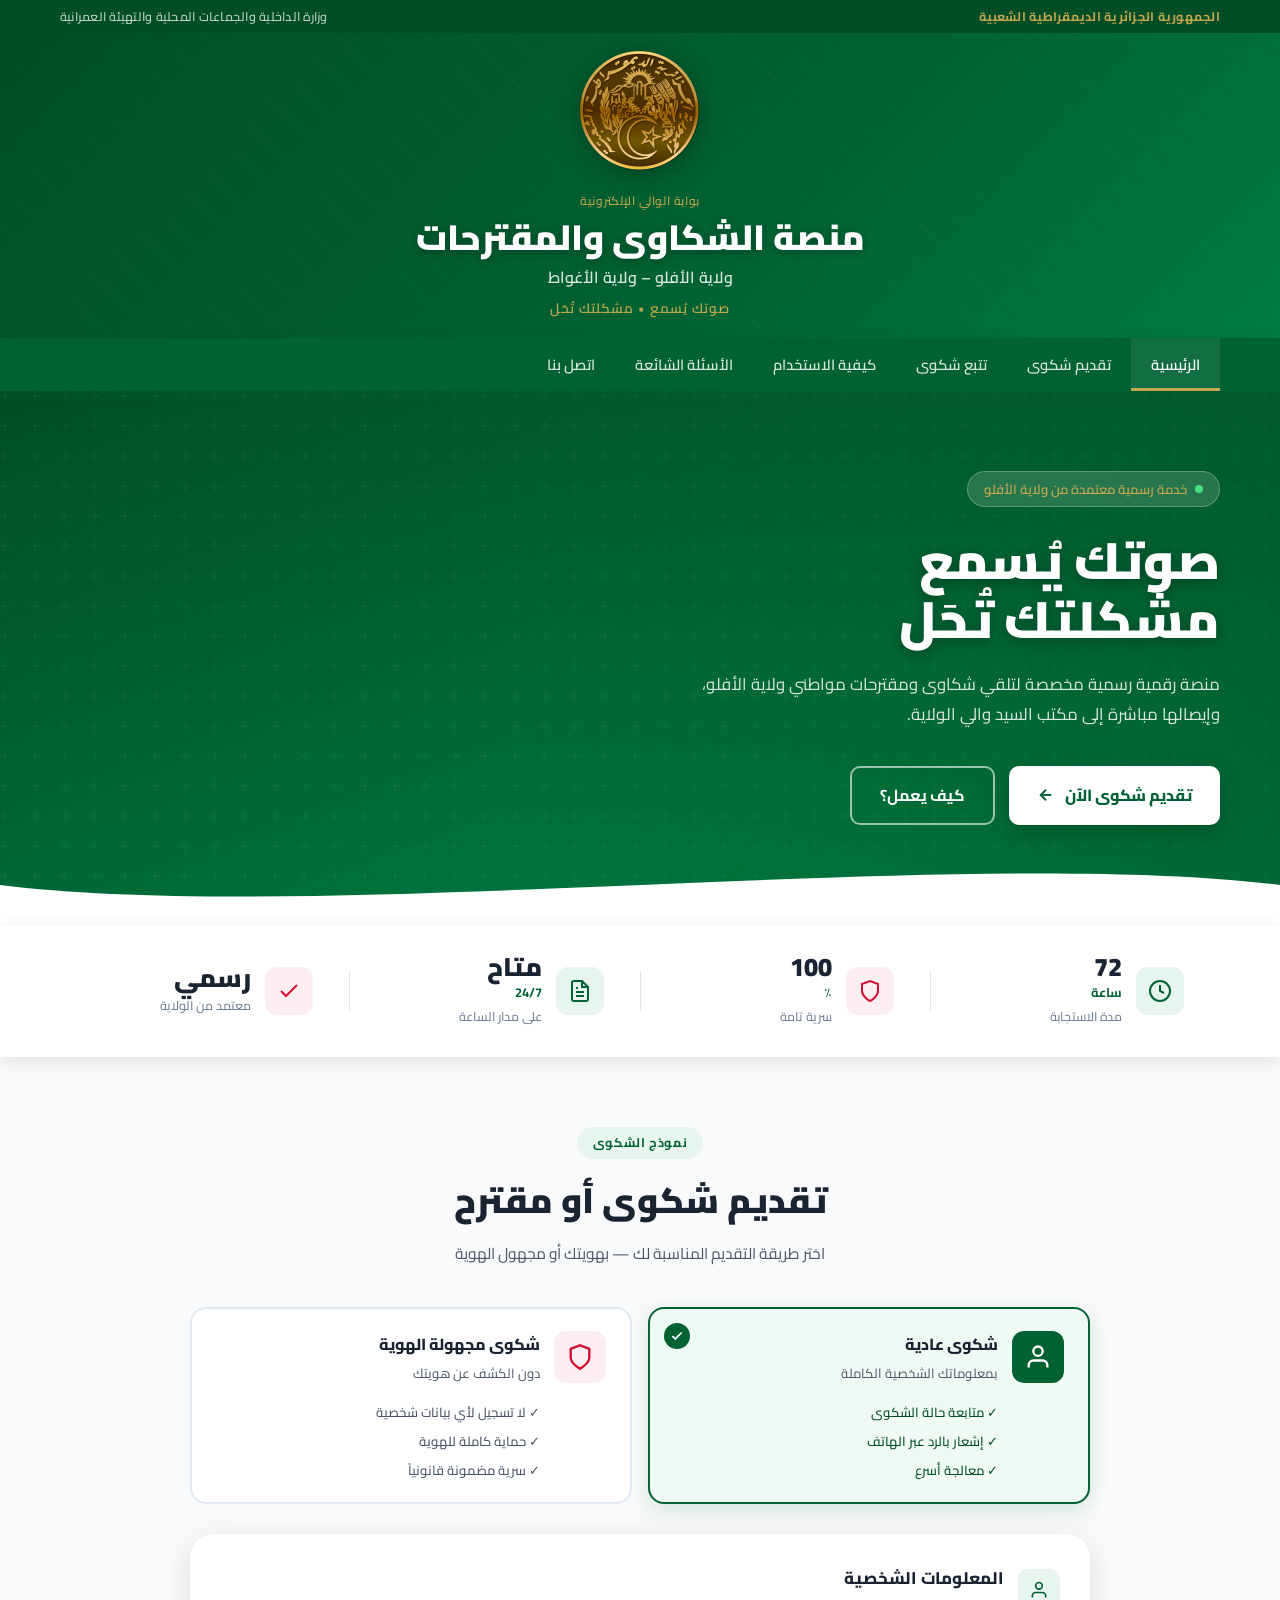
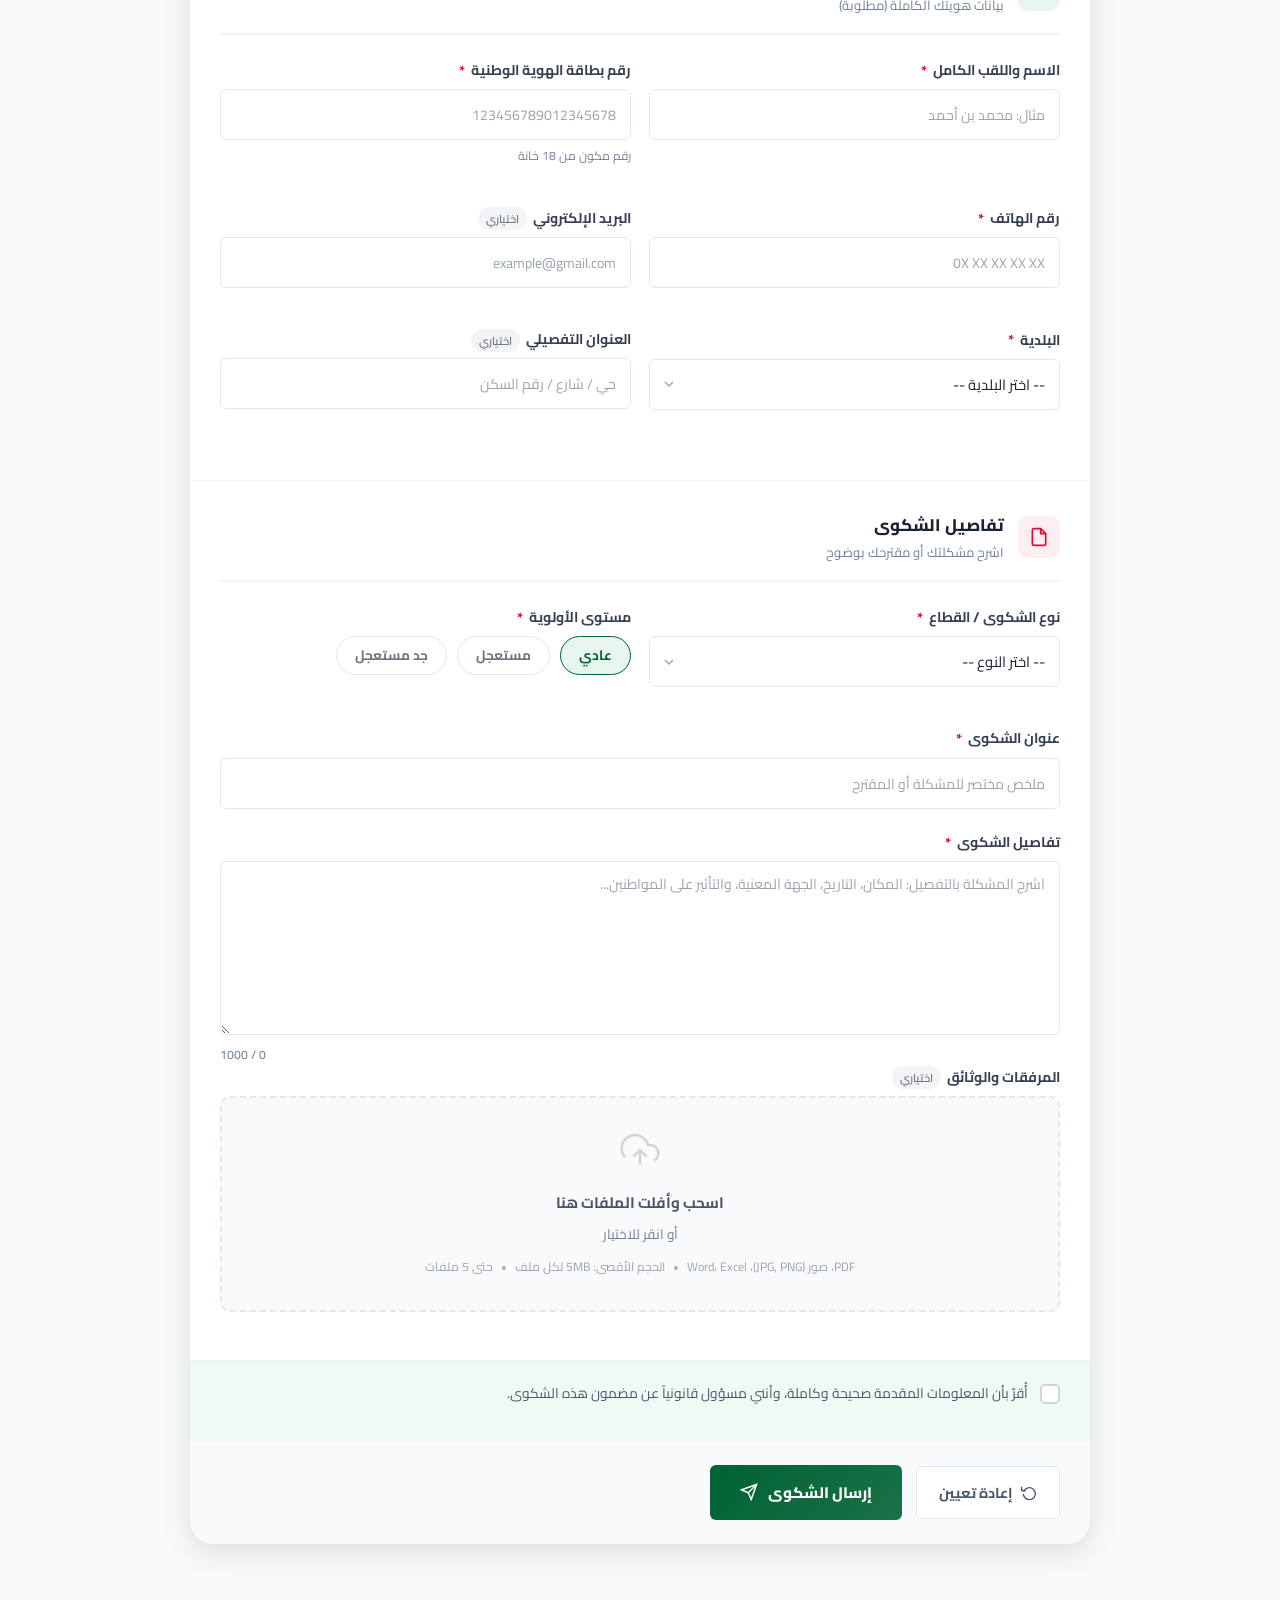
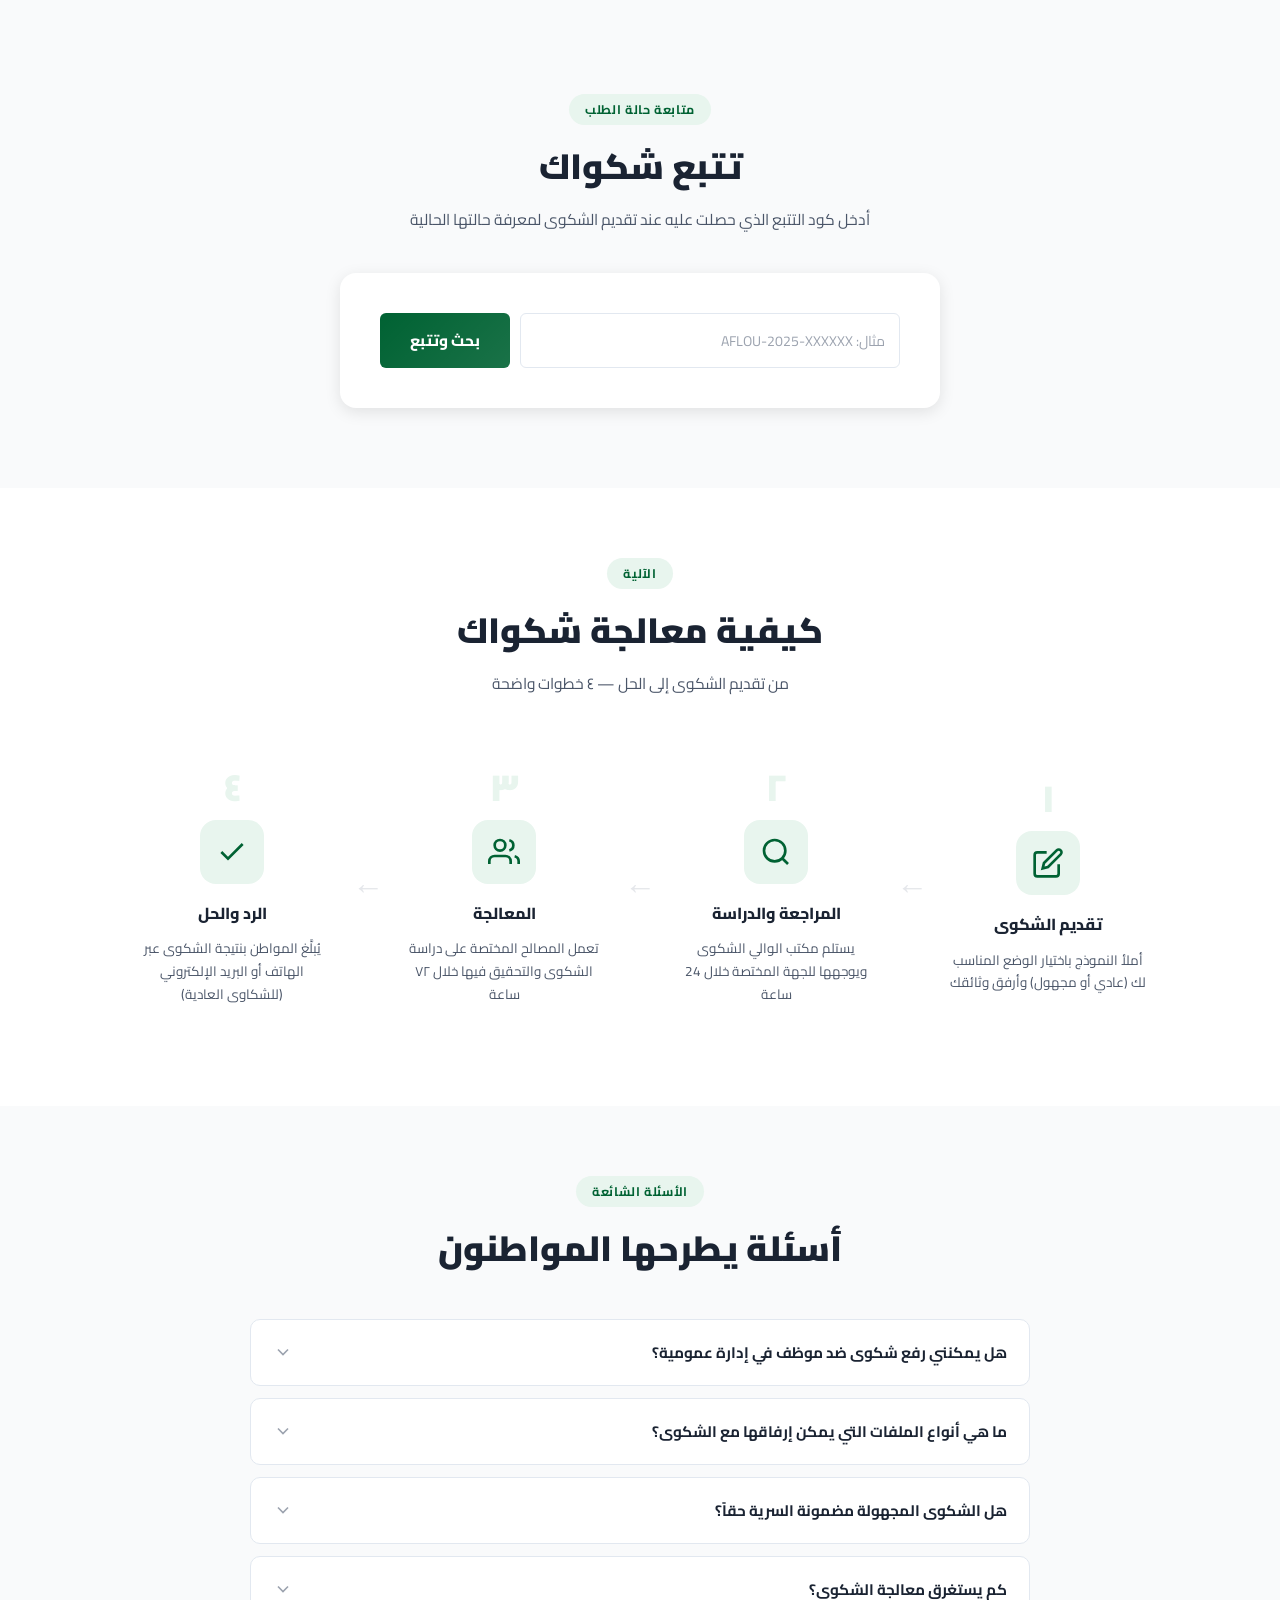
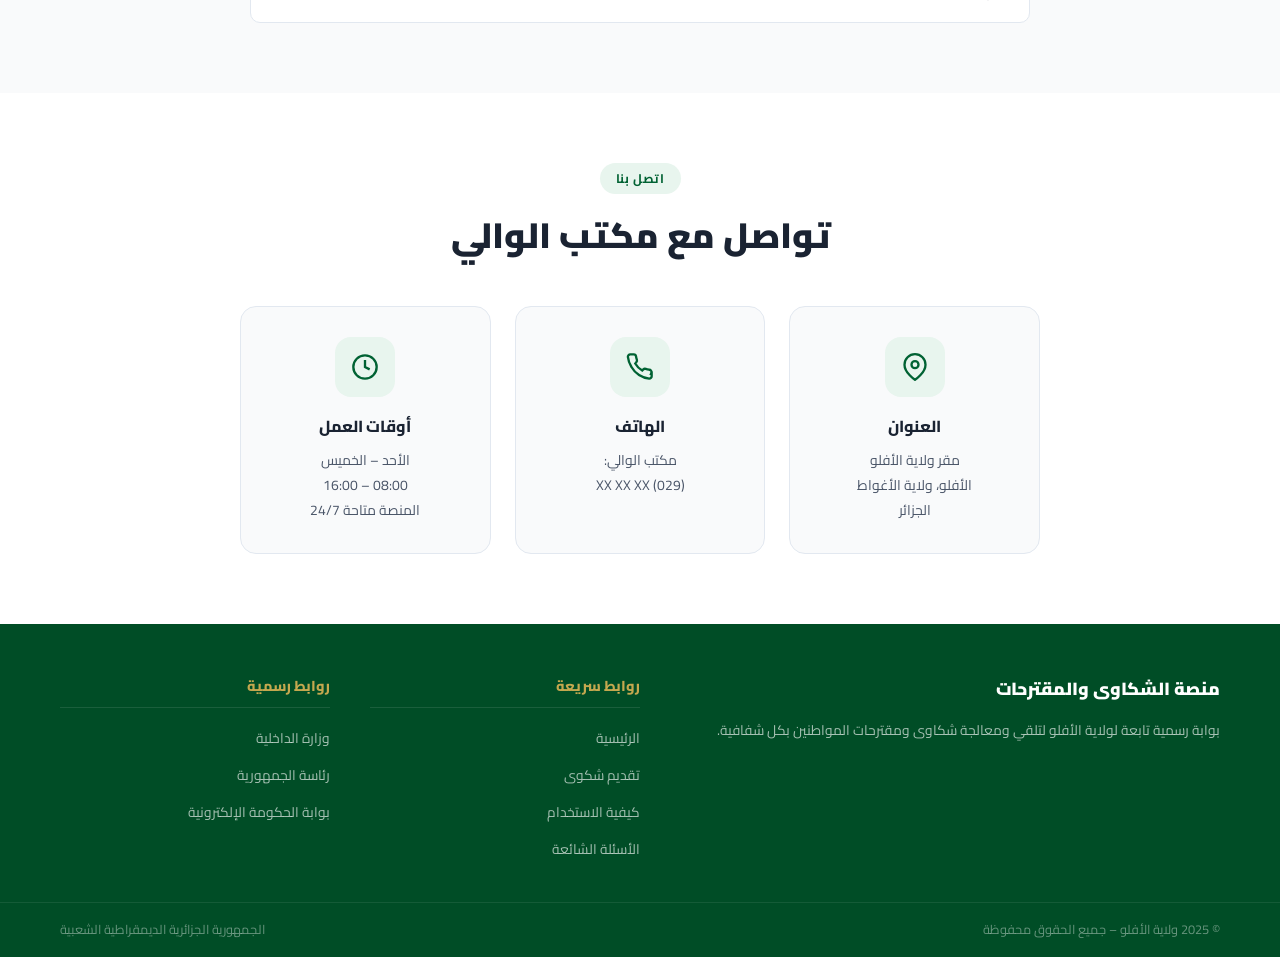
<file: index.html>
<!DOCTYPE html>
<html lang="ar" dir="rtl">
<head>
  <meta charset="UTF-8" />
  <meta name="viewport" content="width=device-width, initial-scale=1.0" />
  <title>منصة الشكاوى والمقترحات – ولاية الأفلو</title>
  <link rel="stylesheet" href="style.css" />
  <link
    href="https://fonts.googleapis.com/css2?family=Cairo:wght@300;400;500;600;700;800;900&display=swap"
    rel="stylesheet"
  />
</head>
<body>

  <!-- ══════════════════════════════════════════
       TOP OFFICIAL BAR
  ══════════════════════════════════════════ -->
  <div class="official-bar">
    <div class="container">
      <span class="republic-full-name">الجمهورية الجزائرية الديمقراطية الشعبية</span>
      <span class="ministry-name">وزارة الداخلية والجماعات المحلية والتهيئة العمرانية</span>
    </div>
  </div>

  <!-- ══════════════════════════════════════════
       MAIN HEADER
  ══════════════════════════════════════════ -->
  <header class="main-header">
    <div class="container">
      <div class="header-inner">

        <!-- Portal Title (center) -->
        <div class="header-title-block">
          <img src="logo.png" alt="الجمهورية الجزائرية" class="center-logo" style="width: 120px; height: auto; margin-bottom: 20px; filter: drop-shadow(0 4px 12px rgba(0,0,0,0.3));">
          <div class="header-top-text">بوابة الوالي الإلكترونية</div>
          <h1 class="portal-main-title">منصة الشكاوى والمقترحات</h1>
          <div class="portal-wilaya-name">ولاية الأفلو – ولاية الأغواط</div>
          <div class="portal-slogan">صوتك يُسمع • مشكلتك تُحَل</div>
        </div>

      </div>
    </div>
  </header>

  <!-- ══════════════════════════════════════════
       NAVIGATION BAR
  ══════════════════════════════════════════ -->
  <nav class="main-nav" id="main-nav">
    <div class="container">
      <ul class="nav-list" id="nav-list">
        <li><a href="#" class="nav-link active" data-section="home">الرئيسية</a></li>
        <li><a href="#complaint-section" class="nav-link" data-section="complaint">تقديم شكوى</a></li>
        <li><a href="#track-section" class="nav-link" data-section="track">تتبع شكوى</a></li>
        <li><a href="#how-it-works" class="nav-link" data-section="how">كيفية الاستخدام</a></li>
        <li><a href="#faq" class="nav-link" data-section="faq">الأسئلة الشائعة</a></li>
        <li><a href="#contact" class="nav-link" data-section="contact">اتصل بنا</a></li>
      </ul>
      <button class="nav-toggle" id="nav-toggle" aria-label="فتح القائمة">
        <span></span><span></span><span></span>
      </button>
    </div>
  </nav>

  <!-- ══════════════════════════════════════════
       HERO SECTION
  ══════════════════════════════════════════ -->
  <section class="hero-section">
    <div class="hero-overlay"></div>
    <div class="container">
      <div class="hero-content">
        <div class="hero-badge">
          <span class="badge-dot"></span>
          خدمة رسمية معتمدة من ولاية الأفلو
        </div>
        <h2 class="hero-title">
          صوتك يُسمع<br/>مشكلتك تُحَل
        </h2>
        <p class="hero-desc">
          منصة رقمية رسمية مخصصة لتلقي شكاوى ومقترحات مواطني ولاية الأفلو،
          وإيصالها مباشرة إلى مكتب السيد والي الولاية.
        </p>
        <div class="hero-actions">
          <a href="#complaint-section" class="btn-primary-hero">
            تقديم شكوى الآن
            <svg xmlns="http://www.w3.org/2000/svg" width="18" height="18" viewBox="0 0 24 24"
                 fill="none" stroke="currentColor" stroke-width="2.5">
              <line x1="19" y1="12" x2="5" y2="12"/><polyline points="12 19 5 12 12 5"/>
            </svg>
          </a>
          <a href="#how-it-works" class="btn-outline-hero">كيف يعمل؟</a>
        </div>
      </div>
    </div>
    <div class="hero-wave">
      <svg xmlns="http://www.w3.org/2000/svg" viewBox="0 0 1440 80" preserveAspectRatio="none">
        <path d="M0,40 C360,80 1080,0 1440,40 L1440,80 L0,80 Z" fill="white"/>
      </svg>
    </div>
  </section>

  <!-- ══════════════════════════════════════════
       STATS BAR
  ══════════════════════════════════════════ -->
  <section class="stats-bar">
    <div class="container">
      <div class="stats-grid">
        <div class="stat-card">
          <div class="stat-icon-wrap green">
            <svg xmlns="http://www.w3.org/2000/svg" width="24" height="24" viewBox="0 0 24 24"
                 fill="none" stroke="currentColor" stroke-width="2">
              <circle cx="12" cy="12" r="10"/><polyline points="12 6 12 12 16 14"/>
            </svg>
          </div>
          <div class="stat-info">
            <span class="stat-number">72</span>
            <span class="stat-unit">ساعة</span>
            <span class="stat-label">مدة الاستجابة</span>
          </div>
        </div>
        <div class="stat-divider"></div>
        <div class="stat-card">
          <div class="stat-icon-wrap red">
            <svg xmlns="http://www.w3.org/2000/svg" width="24" height="24" viewBox="0 0 24 24"
                 fill="none" stroke="currentColor" stroke-width="2">
              <path d="M12 22s8-4 8-10V5l-8-3-8 3v7c0 6 8 10 8 10z"/>
            </svg>
          </div>
          <div class="stat-info">
            <span class="stat-number">100</span>
            <span class="stat-unit">٪</span>
            <span class="stat-label">سرية تامة</span>
          </div>
        </div>
        <div class="stat-divider"></div>
        <div class="stat-card">
          <div class="stat-icon-wrap green">
            <svg xmlns="http://www.w3.org/2000/svg" width="24" height="24" viewBox="0 0 24 24"
                 fill="none" stroke="currentColor" stroke-width="2">
              <path d="M14 2H6a2 2 0 0 0-2 2v16a2 2 0 0 0 2 2h12a2 2 0 0 0 2-2V8z"/>
              <polyline points="14 2 14 8 20 8"/><line x1="16" y1="13" x2="8" y2="13"/>
              <line x1="16" y1="17" x2="8" y2="17"/><polyline points="10 9 9 9 8 9"/>
            </svg>
          </div>
          <div class="stat-info">
            <span class="stat-number">متاح</span>
            <span class="stat-unit">24/7</span>
            <span class="stat-label">على مدار الساعة</span>
          </div>
        </div>
        <div class="stat-divider"></div>
        <div class="stat-card">
          <div class="stat-icon-wrap red">
            <svg xmlns="http://www.w3.org/2000/svg" width="24" height="24" viewBox="0 0 24 24"
                 fill="none" stroke="currentColor" stroke-width="2">
              <polyline points="20 6 9 17 4 12"/>
            </svg>
          </div>
          <div class="stat-info">
            <span class="stat-number">رسمي</span>
            <span class="stat-unit"></span>
            <span class="stat-label">معتمد من الولاية</span>
          </div>
        </div>
      </div>
    </div>
  </section>

  <!-- ══════════════════════════════════════════
       COMPLAINT FORM SECTION
  ══════════════════════════════════════════ -->
  <section class="complaint-section" id="complaint-section">
    <div class="container">

      <div class="section-header">
        <div class="section-badge">نموذج الشكوى</div>
        <h2 class="section-title">تقديم شكوى أو مقترح</h2>
        <p class="section-desc">اختر طريقة التقديم المناسبة لك — بهويتك أو مجهول الهوية</p>
      </div>

      <!-- Mode Selector -->
      <div class="mode-selector">
        <button class="mode-btn active" id="btn-normal" data-mode="normal">
          <div class="mode-btn-top">
            <div class="mode-icon">
              <svg xmlns="http://www.w3.org/2000/svg" width="28" height="28" viewBox="0 0 24 24"
                   fill="none" stroke="currentColor" stroke-width="2">
                <path d="M20 21v-2a4 4 0 0 0-4-4H8a4 4 0 0 0-4 4v2"/>
                <circle cx="12" cy="7" r="4"/>
              </svg>
            </div>
            <div class="mode-text">
              <strong>شكوى عادية</strong>
              <span>بمعلوماتك الشخصية الكاملة</span>
            </div>
          </div>
          <ul class="mode-features">
            <li>✓ متابعة حالة الشكوى</li>
            <li>✓ إشعار بالرد عبر الهاتف</li>
            <li>✓ معالجة أسرع</li>
          </ul>
          <div class="mode-check-badge">
            <svg xmlns="http://www.w3.org/2000/svg" width="14" height="14" viewBox="0 0 24 24"
                 fill="none" stroke="currentColor" stroke-width="3">
              <polyline points="20 6 9 17 4 12"/>
            </svg>
          </div>
        </button>

        <button class="mode-btn" id="btn-anonymous" data-mode="anonymous">
          <div class="mode-btn-top">
            <div class="mode-icon anon-icon">
              <svg xmlns="http://www.w3.org/2000/svg" width="28" height="28" viewBox="0 0 24 24"
                   fill="none" stroke="currentColor" stroke-width="2">
                <path d="M12 22s8-4 8-10V5l-8-3-8 3v7c0 6 8 10 8 10z"/>
              </svg>
            </div>
            <div class="mode-text">
              <strong>شكوى مجهولة الهوية</strong>
              <span>دون الكشف عن هويتك</span>
            </div>
          </div>
          <ul class="mode-features">
            <li>✓ لا تسجيل لأي بيانات شخصية</li>
            <li>✓ حماية كاملة للهوية</li>
            <li>✓ سرية مضمونة قانونياً</li>
          </ul>
          <div class="mode-check-badge">
            <svg xmlns="http://www.w3.org/2000/svg" width="14" height="14" viewBox="0 0 24 24"
                 fill="none" stroke="currentColor" stroke-width="3">
              <polyline points="20 6 9 17 4 12"/>
            </svg>
          </div>
        </button>
      </div>

      <!-- Form Card -->
      <div class="form-card" id="form-card">

        <!-- ─── NORMAL FORM ─────────────────────── -->
        <form id="form-normal" class="complaint-form active" novalidate>

          <!-- Personal Info Block -->
          <div class="form-block">
            <div class="form-block-header">
              <div class="block-icon green-icon">
                <svg xmlns="http://www.w3.org/2000/svg" width="20" height="20" viewBox="0 0 24 24"
                     fill="none" stroke="currentColor" stroke-width="2">
                  <path d="M20 21v-2a4 4 0 0 0-4-4H8a4 4 0 0 0-4 4v2"/>
                  <circle cx="12" cy="7" r="4"/>
                </svg>
              </div>
              <div>
                <h3 class="block-title">المعلومات الشخصية</h3>
                <p class="block-desc">بيانات هويتك الكاملة (مطلوبة)</p>
              </div>
            </div>

            <div class="fields-grid">
              <div class="field-group">
                <label class="field-label" for="fn-fullname">
                  الاسم واللقب الكامل <span class="req-star">*</span>
                </label>
                <input class="field-input" type="text" id="fn-fullname" name="fullname"
                       placeholder="مثال: محمد بن أحمد" autocomplete="name" required />
                <span class="field-error" id="err-fullname"></span>
              </div>

              <div class="field-group">
                <label class="field-label" for="fn-nin">
                  رقم بطاقة الهوية الوطنية <span class="req-star">*</span>
                </label>
                <input class="field-input" type="text" id="fn-nin" name="nin"
                       placeholder="123456789012345678" maxlength="18" required />
                <span class="field-hint">رقم مكون من 18 خانة</span>
                <span class="field-error" id="err-nin"></span>
              </div>

              <div class="field-group">
                <label class="field-label" for="fn-phone">
                  رقم الهاتف <span class="req-star">*</span>
                </label>
                <input class="field-input" type="tel" id="fn-phone" name="phone"
                       placeholder="0X XX XX XX XX" maxlength="14" required />
                <span class="field-error" id="err-phone"></span>
              </div>

              <div class="field-group">
                <label class="field-label" for="fn-email">
                  البريد الإلكتروني
                  <span class="optional-tag">اختياري</span>
                </label>
                <input class="field-input" type="email" id="fn-email" name="email"
                       placeholder="example@gmail.com" autocomplete="email" />
              </div>

              <div class="field-group">
                <label class="field-label" for="fn-commune">
                  البلدية <span class="req-star">*</span>
                </label>
                <div class="select-wrap">
                  <select class="field-select" id="fn-commune" name="commune" required>
                    <option value="">-- اختر البلدية --</option>
                    <option value="aflou">أفلو</option>
                    <option value="sebgag">سبقاق</option>
                    <option value="sidi-bouzid"> سيدي بوزيد</option>
                    <option value="brida">بريدة </option>
                    <option value="gueltet">قلتة سيدي سعد</option>
                    <option value="taouiala"> تاويالة</option>
                    <option value="oued-morra">وادي مرة</option>
                    <option value="elhadj-elmechri">الحاج المشري</option>
                    <option value="el-ghaicha">الغيشة</option>
                    <option value="ain-sidi ali"> عين سيدي علي</option>
                    <option value="albaida"> البيضاء</option>
                    <option value="oued-mzi">وادي مزي</option>
                  </select>
                  <svg class="select-arrow" xmlns="http://www.w3.org/2000/svg" width="16" height="16"
                       viewBox="0 0 24 24" fill="none" stroke="currentColor" stroke-width="2">
                    <polyline points="6 9 12 15 18 9"/>
                  </svg>
                </div>
                <span class="field-error" id="err-commune"></span>
              </div>

              <div class="field-group">
                <label class="field-label" for="fn-address">
                  العنوان التفصيلي
                  <span class="optional-tag">اختياري</span>
                </label>
                <input class="field-input" type="text" id="fn-address" name="address"
                       placeholder="حي / شارع / رقم السكن" />
              </div>
            </div>
          </div>

          <!-- Complaint Details Block -->
          <div class="form-block">
            <div class="form-block-header">
              <div class="block-icon red-icon">
                <svg xmlns="http://www.w3.org/2000/svg" width="20" height="20" viewBox="0 0 24 24"
                     fill="none" stroke="currentColor" stroke-width="2">
                  <path d="M14 2H6a2 2 0 0 0-2 2v16a2 2 0 0 0 2 2h12a2 2 0 0 0 2-2V8z"/>
                  <polyline points="14 2 14 8 20 8"/>
                </svg>
              </div>
              <div>
                <h3 class="block-title">تفاصيل الشكوى</h3>
                <p class="block-desc">اشرح مشكلتك أو مقترحك بوضوح</p>
              </div>
            </div>

            <div class="fields-grid">
              <div class="field-group">
                <label class="field-label" for="fn-category">
                  نوع الشكوى / القطاع <span class="req-star">*</span>
                </label>
                <div class="select-wrap">
                  <select class="field-select" id="fn-category" name="category" required>
                    <option value="">-- اختر النوع --</option>
                    <optgroup label="قطاعات الخدمة">
                      <option value="infrastructure">البنية التحتية والطرق</option>
                      <option value="water">الماء والصرف الصحي</option>
                      <option value="electricity">الكهرباء والغاز</option>
                      <option value="education">التعليم والمدارس</option>
                      <option value="health">الصحة والمستشفيات</option>
                      <option value="housing">السكن والتعمير</option>
                      <option value="social">الشؤون الاجتماعية</option>
                      <option value="environment">البيئة والنظافة</option>
                      <option value="agriculture">الفلاحة والري</option>
                      <option value="security">الأمن والنظام العام</option>
                      <option value="admin">الخدمات الإدارية</option>
                      <option value="transport">النقل والمواصلات</option>
                    </optgroup>
                    <optgroup label="أخرى">
                      <option value="suggestion">مقترح وتحسين</option>
                      <option value="other">أخرى</option>
                    </optgroup>
                  </select>
                  <svg class="select-arrow" xmlns="http://www.w3.org/2000/svg" width="16" height="16"
                       viewBox="0 0 24 24" fill="none" stroke="currentColor" stroke-width="2">
                    <polyline points="6 9 12 15 18 9"/>
                  </svg>
                </div>
                <span class="field-error" id="err-fn-category"></span>
              </div>

              <div class="field-group">
                <label class="field-label" for="fn-priority">
                  مستوى الأولوية <span class="req-star">*</span>
                </label>
                <div class="priority-selector">
                  <label class="priority-opt normal-opt">
                    <input type="radio" name="fn_priority" value="normal" checked />
                    <span class="priority-pill">عادي</span>
                  </label>
                  <label class="priority-opt urgent-opt">
                    <input type="radio" name="fn_priority" value="urgent" />
                    <span class="priority-pill">مستعجل</span>
                  </label>
                  <label class="priority-opt very-urgent-opt">
                    <input type="radio" name="fn_priority" value="very_urgent" />
                    <span class="priority-pill">جد مستعجل</span>
                  </label>
                </div>
              </div>
            </div>

            <div class="field-group full-width">
              <label class="field-label" for="fn-subject">
                عنوان الشكوى <span class="req-star">*</span>
              </label>
              <input class="field-input" type="text" id="fn-subject" name="subject"
                     placeholder="ملخص مختصر للمشكلة أو المقترح" required />
              <span class="field-error" id="err-fn-subject"></span>
            </div>

            <div class="field-group full-width">
              <label class="field-label" for="fn-description">
                تفاصيل الشكوى <span class="req-star">*</span>
              </label>
              <textarea class="field-textarea" id="fn-description" name="description"
                        placeholder="اشرح المشكلة بالتفصيل: المكان، التاريخ، الجهة المعنية، والتأثير على المواطنين..."
                        rows="6" required></textarea>
              <div class="textarea-footer">
                <span class="field-error" id="err-fn-description"></span>
                <span class="char-counter" id="counter-fn-description">0 / 1000</span>
              </div>
            </div>

            <!-- File Upload -->
            <div class="field-group full-width">
              <label class="field-label">
                المرفقات والوثائق
                <span class="optional-tag">اختياري</span>
              </label>
              <div class="upload-zone" id="upload-zone-normal"
                   ondragover="handleDragOver(event)" ondrop="handleDrop(event,'normal')"
                   ondragleave="handleDragLeave(event)">
                <div class="upload-icon">
                  <svg xmlns="http://www.w3.org/2000/svg" width="40" height="40" viewBox="0 0 24 24"
                       fill="none" stroke="currentColor" stroke-width="1.5">
                    <polyline points="16 16 12 12 8 16"/>
                    <line x1="12" y1="12" x2="12" y2="21"/>
                    <path d="M20.39 18.39A5 5 0 0 0 18 9h-1.26A8 8 0 1 0 3 16.3"/>
                  </svg>
                </div>
                <div class="upload-text">
                  <strong>اسحب وأفلت الملفات هنا</strong>
                  <span>أو انقر للاختيار</span>
                </div>
                <div class="upload-hints">
                  <span>PDF، صور (JPG, PNG)، Word، Excel</span>
                  <span>•</span>
                  <span>الحجم الأقصى: 5MB لكل ملف</span>
                  <span>•</span>
                  <span>حتى 5 ملفات</span>
                </div>
              </div>
              <input type="file" id="fn-files" multiple accept=".pdf,.jpg,.jpeg,.png,.doc,.docx,.xls,.xlsx" class="hidden-input" onchange="handleFileSelect(event,'normal')" />
              <div class="file-list" id="file-list-normal"></div>
            </div>

          </div><!-- end complaint block -->

          <!-- Declaration -->
          <div class="declaration-block">
            <label class="checkbox-label">
              <input type="checkbox" id="fn-declare" name="declare" required />
              <span class="checkbox-custom"></span>
              <span class="checkbox-text">
                أُقرّ بأن المعلومات المقدمة صحيحة وكاملة، وأنني مسؤول قانونياً عن مضمون هذه الشكوى.
              </span>
            </label>
            <span class="field-error" id="err-fn-declare"></span>
          </div>

          <div class="form-actions">
            <button type="reset" class="btn-reset" onclick="resetForm('normal')">
              <svg xmlns="http://www.w3.org/2000/svg" width="16" height="16" viewBox="0 0 24 24"
                   fill="none" stroke="currentColor" stroke-width="2">
                <polyline points="1 4 1 10 7 10"/><path d="M3.51 15a9 9 0 1 0 .49-3.5"/>
              </svg>
              إعادة تعيين
            </button>
            <button type="submit" class="btn-submit" id="submit-normal">
              <span class="btn-label">إرسال الشكوى</span>
              <svg xmlns="http://www.w3.org/2000/svg" width="18" height="18" viewBox="0 0 24 24"
                   fill="none" stroke="currentColor" stroke-width="2">
                <line x1="22" y1="2" x2="11" y2="13"/>
                <polygon points="22 2 15 22 11 13 2 9 22 2"/>
              </svg>
              <span class="btn-loader" id="loader-normal"></span>
            </button>
          </div>
        </form>

        <!-- ─── ANONYMOUS FORM ──────────────────── -->
        <form id="form-anonymous" class="complaint-form" novalidate style="display:none">

          <!-- Anonymous notice -->
          <div class="anon-notice">
            <div class="anon-notice-icon">
              <svg xmlns="http://www.w3.org/2000/svg" width="32" height="32" viewBox="0 0 24 24"
                   fill="none" stroke="currentColor" stroke-width="2">
                <path d="M12 22s8-4 8-10V5l-8-3-8 3v7c0 6 8 10 8 10z"/>
              </svg>
            </div>
            <div class="anon-notice-body">
              <strong>وضع الحماية الكاملة للهوية</strong>
              <p>
                لن يتم تسجيل أي بيانات تعريفية. شكواك ستُعالج بسرية تامة ومضمونة وفق القانون الجزائري.
                لا يمكن تتبع هويتك أو التعرف عليك بأي وسيلة.
              </p>
            </div>
          </div>

          <div class="form-block">
            <div class="form-block-header">
              <div class="block-icon red-icon">
                <svg xmlns="http://www.w3.org/2000/svg" width="20" height="20" viewBox="0 0 24 24"
                     fill="none" stroke="currentColor" stroke-width="2">
                  <path d="M14 2H6a2 2 0 0 0-2 2v16a2 2 0 0 0 2 2h12a2 2 0 0 0 2-2V8z"/>
                  <polyline points="14 2 14 8 20 8"/>
                </svg>
              </div>
              <div>
                <h3 class="block-title">تفاصيل الشكوى</h3>
                <p class="block-desc">اشرح مشكلتك أو مقترحك بوضوح (دون أي بيانات شخصية)</p>
              </div>
            </div>

            <div class="fields-grid">
              <div class="field-group">
                <label class="field-label" for="an-category">
                  نوع الشكوى / القطاع <span class="req-star">*</span>
                </label>
                <div class="select-wrap">
                  <select class="field-select" id="an-category" name="category" required>
                    <option value="">-- اختر النوع --</option>
                    <optgroup label="قطاعات الخدمة">
                      <option value="infrastructure">البنية التحتية والطرق</option>
                      <option value="water">الماء والصرف الصحي</option>
                      <option value="electricity">الكهرباء والغاز</option>
                      <option value="education">التعليم والمدارس</option>
                      <option value="health">الصحة والمستشفيات</option>
                      <option value="housing">السكن والتعمير</option>
                      <option value="social">الشؤون الاجتماعية</option>
                      <option value="environment">البيئة والنظافة</option>
                      <option value="agriculture">الفلاحة والري</option>
                      <option value="security">الأمن والنظام العام</option>
                      <option value="admin">الخدمات الإدارية</option>
                      <option value="transport">النقل والمواصلات</option>
                    </optgroup>
                    <optgroup label="أخرى">
                      <option value="suggestion">مقترح وتحسين</option>
                      <option value="other">أخرى</option>
                    </optgroup>
                  </select>
                  <svg class="select-arrow" xmlns="http://www.w3.org/2000/svg" width="16" height="16"
                       viewBox="0 0 24 24" fill="none" stroke="currentColor" stroke-width="2">
                    <polyline points="6 9 12 15 18 9"/>
                  </svg>
                </div>
                <span class="field-error" id="err-an-category"></span>
              </div>

              <div class="field-group">
                <label class="field-label">
                  مستوى الأولوية <span class="req-star">*</span>
                </label>
                <div class="priority-selector">
                  <label class="priority-opt normal-opt">
                    <input type="radio" name="an_priority" value="normal" checked />
                    <span class="priority-pill">عادي</span>
                  </label>
                  <label class="priority-opt urgent-opt">
                    <input type="radio" name="an_priority" value="urgent" />
                    <span class="priority-pill">مستعجل</span>
                  </label>
                  <label class="priority-opt very-urgent-opt">
                    <input type="radio" name="an_priority" value="very_urgent" />
                    <span class="priority-pill">جد مستعجل</span>
                  </label>
                </div>
              </div>
            </div>

            <div class="field-group full-width">
              <label class="field-label" for="an-subject">
                عنوان الشكوى <span class="req-star">*</span>
              </label>
              <input class="field-input" type="text" id="an-subject" name="subject"
                     placeholder="ملخص مختصر للمشكلة أو المقترح" required />
              <span class="field-error" id="err-an-subject"></span>
            </div>

            <div class="field-group full-width">
              <label class="field-label" for="an-description">
                تفاصيل الشكوى <span class="req-star">*</span>
              </label>
              <textarea class="field-textarea" id="an-description" name="description"
                        placeholder="اشرح المشكلة بالتفصيل: المكان، التاريخ، الجهة المعنية، والتأثير على المواطنين..."
                        rows="6" required></textarea>
              <div class="textarea-footer">
                <span class="field-error" id="err-an-description"></span>
                <span class="char-counter" id="counter-an-description">0 / 1000</span>
              </div>
            </div>

            <div class="field-group full-width">
              <label class="field-label">
                المرفقات والوثائق
                <span class="optional-tag">اختياري</span>
              </label>
              <div class="upload-zone" id="upload-zone-anonymous"
                   ondragover="handleDragOver(event)" ondrop="handleDrop(event,'anonymous')"
                   ondragleave="handleDragLeave(event)">
                <div class="upload-icon">
                  <svg xmlns="http://www.w3.org/2000/svg" width="40" height="40" viewBox="0 0 24 24"
                       fill="none" stroke="currentColor" stroke-width="1.5">
                    <polyline points="16 16 12 12 8 16"/>
                    <line x1="12" y1="12" x2="12" y2="21"/>
                    <path d="M20.39 18.39A5 5 0 0 0 18 9h-1.26A8 8 0 1 0 3 16.3"/>
                  </svg>
                </div>
                <div class="upload-text">
                  <strong>اسحب وأفلت الملفات هنا</strong>
                  <span>أو انقر للاختيار</span>
                </div>
                <div class="upload-hints">
                  <span>PDF، صور (JPG, PNG)، Word، Excel</span>
                  <span>•</span>
                  <span>الحجم الأقصى: 5MB لكل ملف</span>
                  <span>•</span>
                  <span>حتى 5 ملفات</span>
                </div>
              </div>
              <input type="file" id="an-files" multiple accept=".pdf,.jpg,.jpeg,.png,.doc,.docx,.xls,.xlsx" class="hidden-input" onchange="handleFileSelect(event,'anonymous')" />
              <div class="file-list" id="file-list-anonymous"></div>
            </div>
          </div>

          <div class="form-actions">
            <button type="reset" class="btn-reset" onclick="resetForm('anonymous')">
              <svg xmlns="http://www.w3.org/2000/svg" width="16" height="16" viewBox="0 0 24 24"
                   fill="none" stroke="currentColor" stroke-width="2">
                <polyline points="1 4 1 10 7 10"/><path d="M3.51 15a9 9 0 1 0 .49-3.5"/>
              </svg>
              إعادة تعيين
            </button>
            <button type="submit" class="btn-submit anon-submit" id="submit-anonymous">
              <span class="btn-label">إرسال شكوى مجهولة</span>
              <svg xmlns="http://www.w3.org/2000/svg" width="18" height="18" viewBox="0 0 24 24"
                   fill="none" stroke="currentColor" stroke-width="2">
                <path d="M12 22s8-4 8-10V5l-8-3-8 3v7c0 6 8 10 8 10z"/>
              </svg>
              <span class="btn-loader" id="loader-anonymous"></span>
            </button>
          </div>
        </form>

      </div><!-- end form-card -->
    </div>
  </section>

  <!-- ══════════════════════════════════════════
       TRACKING SECTION
  ══════════════════════════════════════════ -->
  <section class="track-section" id="track-section" style="padding: 80px 0; background: var(--gray-50);">
    <div class="container">
      <div class="section-header">
        <div class="section-badge">متابعة حالة الطلب</div>
        <h2 class="section-title">تتبع شكواك</h2>
        <p class="section-desc">أدخل كود التتبع الذي حصلت عليه عند تقديم الشكوى لمعرفة حالتها الحالية</p>
      </div>
      
      <div style="max-width: 600px; margin: 0 auto; background: white; padding: 40px; border-radius: var(--radius-lg); box-shadow: var(--shadow);">
        <form id="track-form" style="display: flex; gap: 10px;">
          <input type="text" id="track-code" class="field-input" placeholder="مثال: AFLOU-2025-XXXXXX" required style="flex: 1;">
          <button type="submit" class="btn-submit" style="white-space: nowrap;">بحث وتتبع</button>
        </form>
        
        <div id="track-result" style="margin-top: 30px; display: none; padding-top: 20px; border-top: 1px solid var(--border);">
          <div style="display: flex; justify-content: space-between; align-items: center; margin-bottom: 15px;">
            <strong style="color: var(--text-secondary);">حالة الشكوى:</strong>
            <span id="res-status" class="status-badge"></span>
          </div>
          <div style="display: flex; justify-content: space-between; align-items: center;">
            <strong style="color: var(--text-secondary);">الموضوع:</strong>
            <span id="res-title" style="font-weight: 700;"></span>
          </div>
        </div>
        <p id="track-error" style="color: var(--red); margin-top: 20px; font-weight: 700; text-align: center; display: none;"></p>
      </div>
    </div>
  </section>

  <!-- ══════════════════════════════════════════
       HOW IT WORKS
  ══════════════════════════════════════════ -->
  <section class="how-section" id="how-it-works">
    <div class="container">
      <div class="section-header">
        <div class="section-badge">الآلية</div>
        <h2 class="section-title">كيفية معالجة شكواك</h2>
        <p class="section-desc">من تقديم الشكوى إلى الحل — ٤ خطوات واضحة</p>
      </div>
      <div class="steps-grid">
        <div class="step-card">
          <div class="step-number">١</div>
          <div class="step-icon">
            <svg xmlns="http://www.w3.org/2000/svg" width="32" height="32" viewBox="0 0 24 24"
                 fill="none" stroke="currentColor" stroke-width="2">
              <path d="M11 4H4a2 2 0 0 0-2 2v14a2 2 0 0 0 2 2h14a2 2 0 0 0 2-2v-7"/>
              <path d="M18.5 2.5a2.121 2.121 0 0 1 3 3L12 15l-4 1 1-4 9.5-9.5z"/>
            </svg>
          </div>
          <h3>تقديم الشكوى</h3>
          <p>أملأ النموذج باختيار الوضع المناسب لك (عادي أو مجهول) وأرفق وثائقك</p>
        </div>
        <div class="step-arrow">&#x2190;</div>
        <div class="step-card">
          <div class="step-number">٢</div>
          <div class="step-icon">
            <svg xmlns="http://www.w3.org/2000/svg" width="32" height="32" viewBox="0 0 24 24"
                 fill="none" stroke="currentColor" stroke-width="2">
              <circle cx="11" cy="11" r="8"/><line x1="21" y1="21" x2="16.65" y2="16.65"/>
            </svg>
          </div>
          <h3>المراجعة والدراسة</h3>
          <p>يستلم مكتب الوالي الشكوى ويوجهها للجهة المختصة خلال 24 ساعة</p>
        </div>
        <div class="step-arrow">&#x2190;</div>
        <div class="step-card">
          <div class="step-number">٣</div>
          <div class="step-icon">
            <svg xmlns="http://www.w3.org/2000/svg" width="32" height="32" viewBox="0 0 24 24"
                 fill="none" stroke="currentColor" stroke-width="2">
              <path d="M17 21v-2a4 4 0 0 0-4-4H5a4 4 0 0 0-4 4v2"/>
              <circle cx="9" cy="7" r="4"/>
              <path d="M23 21v-2a4 4 0 0 0-3-3.87"/>
              <path d="M16 3.13a4 4 0 0 1 0 7.75"/>
            </svg>
          </div>
          <h3>المعالجة</h3>
          <p>تعمل المصالح المختصة على دراسة الشكوى والتحقيق فيها خلال ٧٢ ساعة</p>
        </div>
        <div class="step-arrow">&#x2190;</div>
        <div class="step-card">
          <div class="step-number">٤</div>
          <div class="step-icon">
            <svg xmlns="http://www.w3.org/2000/svg" width="32" height="32" viewBox="0 0 24 24"
                 fill="none" stroke="currentColor" stroke-width="2">
              <polyline points="20 6 9 17 4 12"/>
            </svg>
          </div>
          <h3>الرد والحل</h3>
          <p>يُبلَّغ المواطن بنتيجة الشكوى عبر الهاتف أو البريد الإلكتروني (للشكاوى العادية)</p>
        </div>
      </div>
    </div>
  </section>

  <!-- ══════════════════════════════════════════
       FAQ SECTION
  ══════════════════════════════════════════ -->
  <section class="faq-section" id="faq">
    <div class="container">
      <div class="section-header">
        <div class="section-badge">الأسئلة الشائعة</div>
        <h2 class="section-title">أسئلة يطرحها المواطنون</h2>
      </div>
      <div class="faq-list">
        <div class="faq-item">
          <button class="faq-question" onclick="toggleFaq(this)">
            <span>هل يمكنني رفع شكوى ضد موظف في إدارة عمومية؟</span>
            <svg class="faq-arrow" xmlns="http://www.w3.org/2000/svg" width="20" height="20"
                 viewBox="0 0 24 24" fill="none" stroke="currentColor" stroke-width="2">
              <polyline points="6 9 12 15 18 9"/>
            </svg>
          </button>
          <div class="faq-answer">
            <p>نعم، بإمكانك تقديم شكوى ضد أي مسؤول أو موظف عمومي. نوصي في هذه الحالة بإرفاق أدلة ووثائق داعمة. يمكنك أيضاً استخدام وضع الهوية المجهولة لضمان حمايتك.</p>
          </div>
        </div>
        <div class="faq-item">
          <button class="faq-question" onclick="toggleFaq(this)">
            <span>ما هي أنواع الملفات التي يمكن إرفاقها مع الشكوى؟</span>
            <svg class="faq-arrow" xmlns="http://www.w3.org/2000/svg" width="20" height="20"
                 viewBox="0 0 24 24" fill="none" stroke="currentColor" stroke-width="2">
              <polyline points="6 9 12 15 18 9"/>
            </svg>
          </button>
          <div class="faq-answer">
            <p>يمكنك إرفاق: ملفات PDF، صور (JPG, PNG)، مستندات Word وExcel. الحجم الأقصى هو 5 ميغابايت لكل ملف، وحتى 5 ملفات لكل شكوى. ننصح بإرفاق صور واضحة أو وثائق رسمية لتدعيم شكواك.</p>
          </div>
        </div>
        <div class="faq-item">
          <button class="faq-question" onclick="toggleFaq(this)">
            <span>هل الشكوى المجهولة مضمونة السرية حقاً؟</span>
            <svg class="faq-arrow" xmlns="http://www.w3.org/2000/svg" width="20" height="20"
                 viewBox="0 0 24 24" fill="none" stroke="currentColor" stroke-width="2">
              <polyline points="6 9 12 15 18 9"/>
            </svg>
          </button>
          <div class="faq-answer">
            <p>نعم. في وضع الشكوى المجهولة، لا يتم تسجيل أي بيانات تعريفية كالاسم أو رقم الهاتف أو عنوان IP. لا تتوقع أي رد شخصي في هذه الحالة، لكن شكواك ستُعالج بالجدية ذاتها.</p>
          </div>
        </div>
        <div class="faq-item">
          <button class="faq-question" onclick="toggleFaq(this)">
            <span>كم يستغرق معالجة الشكوى؟</span>
            <svg class="faq-arrow" xmlns="http://www.w3.org/2000/svg" width="20" height="20"
                 viewBox="0 0 24 24" fill="none" stroke="currentColor" stroke-width="2">
              <polyline points="6 9 12 15 18 9"/>
            </svg>
          </button>
          <div class="faq-answer">
            <p>الشكاوى العادية: يتم الرد الأولي خلال 72 ساعة. الحل الكامل يعتمد على طبيعة المشكلة وقد يستغرق من أسبوع إلى شهر. الشكاوى ذات الأولوية "جد مستعجل" تُعالج في أول 24 ساعة.</p>
          </div>
        </div>
      </div>
    </div>
  </section>

  <!-- ══════════════════════════════════════════
       CONTACT SECTION
  ══════════════════════════════════════════ -->
  <section class="contact-section" id="contact">
    <div class="container">
      <div class="section-header">
        <div class="section-badge">اتصل بنا</div>
        <h2 class="section-title">تواصل مع مكتب الوالي</h2>
      </div>
      <div class="contact-grid">
        <div class="contact-card">
          <div class="contact-card-icon">
            <svg xmlns="http://www.w3.org/2000/svg" width="28" height="28" viewBox="0 0 24 24"
                 fill="none" stroke="currentColor" stroke-width="2">
              <path d="M21 10c0 7-9 13-9 13s-9-6-9-13a9 9 0 0 1 18 0z"/>
              <circle cx="12" cy="10" r="3"/>
            </svg>
          </div>
          <h3>العنوان</h3>
          <p>مقر ولاية الأفلو<br/>الأفلو، ولاية الأغواط<br/>الجزائر</p>
        </div>
        <div class="contact-card">
          <div class="contact-card-icon">
            <svg xmlns="http://www.w3.org/2000/svg" width="28" height="28" viewBox="0 0 24 24"
                 fill="none" stroke="currentColor" stroke-width="2">
              <path d="M22 16.92v3a2 2 0 0 1-2.18 2 19.79 19.79 0 0 1-8.63-3.07A19.5 19.5 0 0 1 4.69 12 19.79 19.79 0 0 1 1.61 3.41 2 2 0 0 1 3.6 1.22h3a2 2 0 0 1 2 1.72c.127.96.361 1.903.7 2.81a2 2 0 0 1-.45 2.11L7.91 9a16 16 0 0 0 6 6l.92-.92a2 2 0 0 1 2.11-.45c.907.339 1.85.573 2.81.7A2 2 0 0 1 21.73 17l.19-.08z"/>
            </svg>
          </div>
          <h3>الهاتف</h3>
          <p>مكتب الوالي:<br/>(029) XX XX XX</p>
        </div>
        <div class="contact-card">
          <div class="contact-card-icon">
            <svg xmlns="http://www.w3.org/2000/svg" width="28" height="28" viewBox="0 0 24 24"
                 fill="none" stroke="currentColor" stroke-width="2">
              <circle cx="12" cy="12" r="10"/>
              <polyline points="12 6 12 12 16 14"/>
            </svg>
          </div>
          <h3>أوقات العمل</h3>
          <p>الأحد – الخميس<br/>08:00 – 16:00<br/>المنصة متاحة 24/7</p>
        </div>
      </div>
    </div>
  </section>

  <!-- ══════════════════════════════════════════
       FOOTER
  ══════════════════════════════════════════ -->
  <footer class="main-footer">
    <div class="footer-top">
      <div class="container">
        <div class="footer-grid">
          <div class="footer-col">
            <div class="footer-logo-title">منصة الشكاوى والمقترحات</div>
            <p class="footer-about">
              بوابة رسمية تابعة لولاية الأفلو لتلقي ومعالجة شكاوى ومقترحات المواطنين بكل شفافية.
            </p>
          </div>
          <div class="footer-col">
            <h4 class="footer-col-title">روابط سريعة</h4>
            <ul class="footer-links">
              <li><a href="#">الرئيسية</a></li>
              <li><a href="#complaint-section">تقديم شكوى</a></li>
              <li><a href="#how-it-works">كيفية الاستخدام</a></li>
              <li><a href="#faq">الأسئلة الشائعة</a></li>
            </ul>
          </div>
          <div class="footer-col">
            <h4 class="footer-col-title">روابط رسمية</h4>
            <ul class="footer-links">
              <li><a href="https://www.interieur.gov.dz" target="_blank">وزارة الداخلية</a></li>
              <li><a href="https://www.el-mouradia.dz" target="_blank">رئاسة الجمهورية</a></li>
              <li><a href="#">بوابة الحكومة الإلكترونية</a></li>
            </ul>
          </div>
        </div>
      </div>
    </div>
    <div class="footer-bottom">
      <div class="container">
        <div class="footer-bottom-inner">
          <p>© 2025 ولاية الأفلو – جميع الحقوق محفوظة</p>
          <p>الجمهورية الجزائرية الديمقراطية الشعبية</p>
        </div>
      </div>
    </div>
  </footer>

  <!-- ══════════════════════════════════════════
       SUCCESS MODAL
  ══════════════════════════════════════════ -->
  <div class="modal-overlay success-modal" id="success-modal">
    <div class="modal-box">
      <div class="modal-success-icon">
        <svg xmlns="http://www.w3.org/2000/svg" width="64" height="64" viewBox="0 0 24 24"
             fill="none" stroke="currentColor" stroke-width="2">
          <path d="M22 11.08V12a10 10 0 1 1-5.93-9.14"/>
          <polyline points="22 4 12 14.01 9 11.01"/>
        </svg>
      </div>
      <h2 class="modal-title">تم إرسال شكواك بنجاح!</h2>
      <p class="modal-desc" id="modal-desc">
        شكرًا لتواصلك. تم استلام شكواك وسيتم تحويلها للجهة المختصة.
      </p>
      <div class="modal-ref" id="modal-ref"></div>
      <div class="modal-info" id="modal-info-normal">
        <div class="modal-info-item">
          <svg xmlns="http://www.w3.org/2000/svg" width="16" height="16" viewBox="0 0 24 24"
               fill="none" stroke="currentColor" stroke-width="2">
            <circle cx="12" cy="12" r="10"/><polyline points="12 6 12 12 16 14"/>
          </svg>
          سيتم الرد عليك خلال 72 ساعة عمل
        </div>
      </div>
      <button class="modal-close-btn" onclick="closeSuccessModal()">حسناً</button>
    </div>
  </div>

  <script src="script.js"></script>
</body>
</html>
</file>
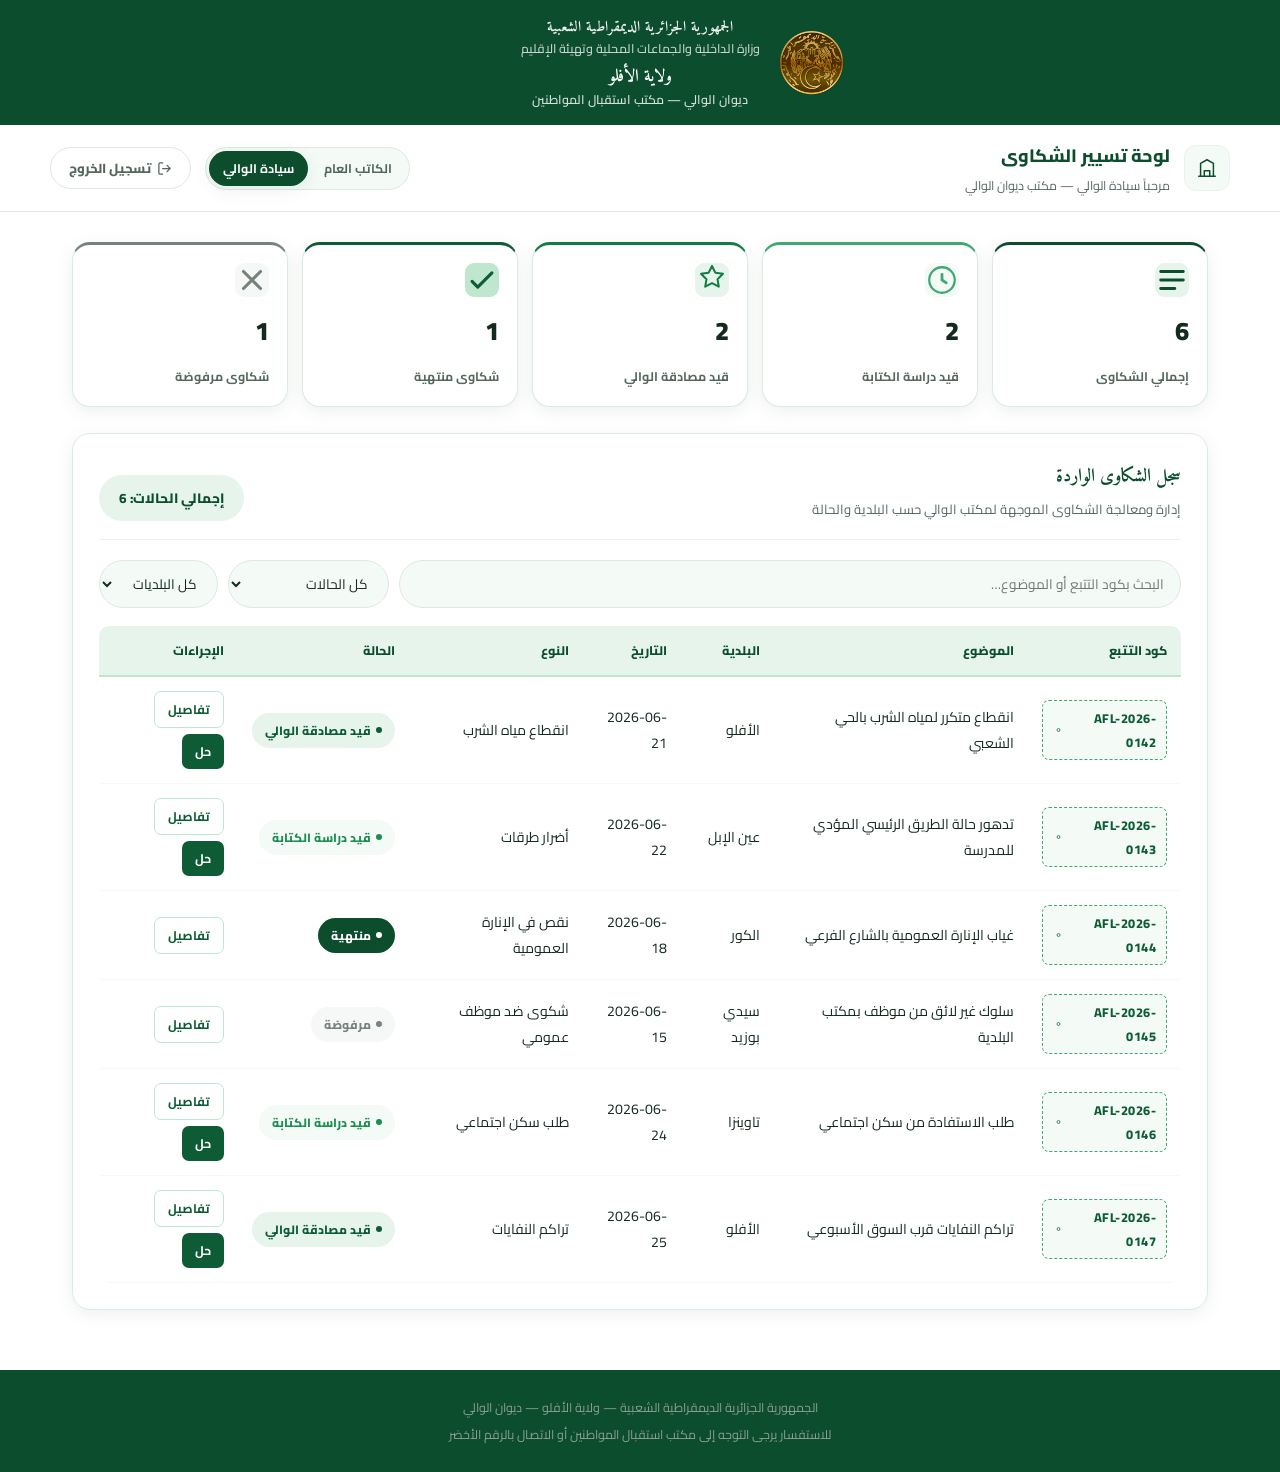
<file: admin.html>
<!DOCTYPE html>
<html lang="ar" dir="rtl">
<head>
<meta charset="UTF-8" />
<meta name="viewport" content="width=device-width, initial-scale=1.0" />
<title>لوحة التحكم الإدارية – ولاية الأفلو</title>
<link rel="preconnect" href="https://fonts.googleapis.com">
<link href="https://fonts.googleapis.com/css2?family=Cairo:wght@400;500;600;700;800;900&family=Amiri:wght@400;700&display=swap" rel="stylesheet" />
<style>
  :root{
    /* ===== Strict white / green palette ===== */
    --green-900:#0B4D2C;   /* letterhead / deepest accent */
    --green-800:#0D5C35;
    --green-700:#127C45;   /* primary actions */
    --green-600:#1B8E52;
    --green-500:#3FA873;   /* mid accent */
    --green-200:#BFE6CF;   /* pale accent bg */
    --green-100:#E6F4EC;   /* very pale bg */
    --green-50:#F4FAF6;    /* near-white tint */
    --white:#FFFFFF;

    --ink:#142A1E;
    --text-primary:#142A1E;
    --text-secondary:#54675C;
    --text-muted:#8CA095;

    --border:#DCEAE1;
    --gray-50:#F6F8F7;     /* neutral, used only for the "rejected" state */
    --gray-200:#E3E8E5;
    --gray-text:#76837C;

    --shadow:0 4px 18px rgba(11,77,44,.08);
    --shadow-lg:0 14px 40px rgba(11,77,44,.16);
    --radius:10px;
    --radius-lg:18px;
    --transition:all .18s ease;
  }

  *{box-sizing:border-box;}
  html{scroll-behavior:smooth;}
  body{
    margin:0;
    font-family:'Cairo',sans-serif;
    background:var(--white);
    color:var(--text-primary);
  }
  .container{max-width:1180px;margin:0 auto;padding:0 22px;}
  button{font-family:inherit;}
  a{color:inherit;text-decoration:none;}

  /* ===== Geometric divider (signature motif, green only) ===== */
  .geo-divider{
    height:8px;
    background-image:
      linear-gradient(45deg, var(--green-500) 25%, transparent 25%, transparent 75%, var(--green-500) 75%),
      linear-gradient(45deg, var(--green-500) 25%, transparent 25%, transparent 75%, var(--green-500) 75%);
    background-size:16px 16px;
    background-position:0 0, 8px 8px;
    opacity:.9;
  }
  .geo-divider.thin{height:4px;opacity:.55;}

  /* ===== Official letterhead ===== */
  .letterhead{background:var(--green-900);color:#fff;padding:16px 0 0;}
  .letterhead-inner{display:flex;align-items:center;justify-content:center;gap:20px;text-align:center;padding-bottom:16px;}
  .letterhead-text p{margin:0;line-height:1.5;}
  .letterhead-text .republic{font-size:.92rem;font-weight:700;letter-spacing:.3px;color:rgba(255,255,255,.92);font-family:'Amiri',serif;}
  .letterhead-text .ministry{font-size:.78rem;font-weight:500;opacity:.78;margin-top:2px;}
  .letterhead-text .wilaya{font-size:1.08rem;font-weight:800;margin-top:6px;font-family:'Amiri',serif;}
  .letterhead-text .diwan{font-size:.78rem;font-weight:600;opacity:.82;}

  /* ----- Logo slot: replace LOGO_URL in the script, or drop an <img> straight in here ----- */
  .logo-slot{
    width:64px;height:64px;border-radius:14px;flex-shrink:0;
    display:flex;align-items:center;justify-content:center;overflow:hidden;
  }
  .logo-slot img{width:100%;height:100%;object-fit:contain;}
  .logo-placeholder{
    width:100%;height:100%;border:1.5px dashed rgba(255,255,255,.45);border-radius:14px;
    display:flex;flex-direction:column;align-items:center;justify-content:center;gap:4px;
    color:rgba(255,255,255,.7);
  }
  .logo-placeholder svg{width:20px;height:20px;}
  .logo-placeholder span{font-size:.58rem;font-weight:700;line-height:1.3;}

  /* ===== Sub-header / app bar ===== */
  .main-header{background:var(--white);border-bottom:1px solid var(--border);}
  .header-row{display:flex;justify-content:space-between;align-items:center;padding:14px 0;flex-wrap:wrap;gap:12px;}
  .header-left{display:flex;align-items:center;gap:14px;}
  .header-badge{
    width:46px;height:46px;border-radius:12px;background:var(--green-50);border:1px solid var(--green-100);
    display:flex;align-items:center;justify-content:center;color:var(--green-900);
  }
  .header-left h1{font-size:1.12rem;font-weight:800;margin:0;color:var(--green-900);}
  .header-left p{font-size:.78rem;color:var(--text-secondary);margin:2px 0 0;}

  .role-switch{display:flex;background:var(--green-50);border-radius:50px;padding:3px;gap:2px;border:1px solid var(--border);}
  .role-switch button{border:none;background:transparent;padding:6px 14px;border-radius:50px;font-size:.78rem;font-weight:700;color:var(--text-secondary);cursor:pointer;transition:var(--transition);}
  .role-switch button.active{background:var(--green-900);color:#fff;box-shadow:var(--shadow);}

  .btn-logout{
    background:var(--white);color:var(--text-secondary);border:1.5px solid var(--border);
    padding:8px 18px;font-size:.82rem;font-weight:800;border-radius:50px;cursor:pointer;transition:var(--transition);
    display:flex;align-items:center;gap:6px;
  }
  .btn-logout:hover{background:var(--green-50);color:var(--green-900);border-color:var(--green-200);}

  /* ===== Main ===== */
  .admin-main{padding:30px 0 60px;}

  .stats-grid{display:grid;grid-template-columns:repeat(5,1fr);gap:14px;margin-bottom:26px;}
  .stat-card{
    background:var(--white);border:1px solid var(--border);border-radius:var(--radius-lg);
    padding:18px;display:flex;flex-direction:column;gap:10px;box-shadow:var(--shadow);
    border-top:3px solid var(--accent, var(--green-700));
  }
  .stat-card .stat-icon{width:34px;height:34px;border-radius:9px;display:flex;align-items:center;justify-content:center;background:var(--accent-bg, var(--green-100));color:var(--accent, var(--green-700));}
  .stat-card .stat-num{font-size:1.6rem;font-weight:900;color:var(--text-primary);}
  .stat-card .stat-label{font-size:.78rem;font-weight:700;color:var(--text-secondary);}

  .stat-card.c-total{--accent:var(--green-900);--accent-bg:var(--green-100);}
  .stat-card.c-sec{--accent:var(--green-500);--accent-bg:var(--green-50);}
  .stat-card.c-gov{--accent:var(--green-700);--accent-bg:var(--green-100);}
  .stat-card.c-res{--accent:var(--green-800);--accent-bg:var(--green-200);}
  .stat-card.c-spam{--accent:var(--gray-text);--accent-bg:var(--gray-50);}

  .dashboard-card{background:var(--white);border-radius:var(--radius-lg);padding:26px;box-shadow:var(--shadow);border:1px solid var(--border);}
  .dashboard-header{display:flex;justify-content:space-between;align-items:flex-end;margin-bottom:20px;padding-bottom:18px;border-bottom:1px solid var(--green-100);flex-wrap:wrap;gap:14px;}
  .dashboard-header h3{font-size:1.15rem;font-weight:900;color:var(--green-900);margin:0;font-family:'Amiri',serif;}
  .dashboard-header p{font-size:.82rem;color:var(--text-secondary);margin:4px 0 0;}

  .toolbar{display:flex;gap:10px;flex-wrap:wrap;margin-bottom:18px;}
  .toolbar input, .toolbar select{
    border:1.5px solid var(--border);border-radius:50px;padding:9px 16px;font-size:.85rem;
    background:var(--green-50);color:var(--text-primary);font-family:inherit;transition:var(--transition);
  }
  .toolbar input:focus, .toolbar select:focus{outline:2px solid var(--green-700);outline-offset:1px;background:var(--white);}
  .toolbar input{flex:1;min-width:180px;}

  .table-responsive{overflow-x:auto;border-radius:var(--radius);}
  .admin-table{width:100%;border-collapse:collapse;text-align:right;font-size:.88rem;}
  .admin-table th{background:var(--green-100);padding:13px 14px;font-size:.78rem;font-weight:800;color:var(--green-900);border-bottom:2px solid var(--green-200);white-space:nowrap;}
  .admin-table td{padding:14px;border-bottom:1px solid var(--green-50);vertical-align:middle;}
  .admin-table tr:hover td{background:var(--green-50);}

  .track-code{
    display:inline-flex;align-items:center;gap:6px;font-weight:800;font-size:.8rem;letter-spacing:.5px;
    padding:5px 10px;border:1.5px dashed var(--green-500);border-radius:7px;background:var(--green-50);color:var(--green-800);direction:ltr;
  }

  .status-badge{display:inline-flex;align-items:center;gap:5px;padding:6px 13px;border-radius:50px;font-size:.75rem;font-weight:800;white-space:nowrap;}
  .status-badge::before{content:'';width:6px;height:6px;border-radius:50%;background:currentColor;}
  .status-pending_secretary{background:var(--green-50);color:var(--green-600);}
  .status-pending_governor{background:var(--green-100);color:var(--green-800);}
  .status-resolved{background:var(--green-900);color:#fff;}
  .status-spam{background:var(--gray-50);color:var(--gray-text);}

  .row-actions{display:flex;gap:6px;flex-wrap:wrap;}
  .btn-action-sm{padding:6px 13px;border-radius:7px;font-size:.78rem;font-weight:700;border:1px solid var(--border);background:var(--white);transition:var(--transition);cursor:pointer;}
  .btn-action-sm:hover{background:var(--green-50);transform:translateY(-1px);}
  .btn-details{color:var(--green-800);border-color:var(--green-200);}
  .btn-resolve{background:var(--green-800);color:#fff;border:none;}
  .btn-resolve:hover{background:var(--green-900);}

  .empty-state{padding:50px 0;text-align:center;color:var(--text-muted);}
  .empty-state svg{width:46px;height:46px;color:var(--gray-200);margin-bottom:10px;}

  /* ===== Modal / dossier ===== */
  .modal-overlay{display:none;position:fixed;inset:0;background:rgba(11,77,44,.45);align-items:flex-start;justify-content:center;z-index:100;padding:30px 14px;overflow-y:auto;}
  .modal-overlay.open{display:flex;}
  .modal-content{background:var(--white);max-width:820px;width:100%;border-radius:var(--radius-lg);overflow:hidden;margin:20px auto;box-shadow:var(--shadow-lg);position:relative;animation:slideUp .2s ease;}
  @keyframes slideUp{from{opacity:0;transform:translateY(12px);}to{opacity:1;transform:translateY(0);}}

  .dossier-stamp{
    position:absolute;left:26px;top:26px;width:72px;height:72px;border-radius:50%;
    border:2.5px solid var(--green-700);opacity:.92;display:flex;align-items:center;justify-content:center;
    transform:rotate(-12deg);background:var(--green-50);z-index:2;
  }
  .dossier-stamp svg{width:36px;height:36px;color:var(--green-800);}
  .dossier-stamp.hidden{display:none;}

  .modal-header{padding:18px 26px;background:var(--green-100);border-bottom:1px solid var(--green-200);display:flex;justify-content:space-between;align-items:center;}
  .modal-header h3{font-size:1.1rem;font-weight:900;color:var(--green-900);margin:0;font-family:'Amiri',serif;}
  .close-modal{font-size:1.6rem;cursor:pointer;color:var(--text-muted);line-height:1;background:none;border:none;}
  .close-modal:hover{color:var(--green-900);}

  .modal-body{padding:28px;}
  .details-grid{display:grid;grid-template-columns:repeat(2,1fr);gap:22px;}
  .detail-full-width{grid-column:span 2;}
  .detail-item{display:flex;flex-direction:column;gap:6px;}
  .detail-label{font-size:.74rem;font-weight:800;color:var(--text-muted);text-transform:uppercase;letter-spacing:.4px;}
  .detail-value{font-size:.96rem;font-weight:700;color:var(--text-primary);}
  .detail-box{background:var(--green-50);border:1.5px solid var(--border);border-radius:var(--radius);padding:15px;font-size:.92rem;line-height:1.85;color:var(--text-primary);}
  .download-anchor{display:inline-flex;align-items:center;gap:8px;padding:9px 16px;background:var(--green-100);color:var(--green-900);border-radius:8px;font-weight:700;font-size:.84rem;transition:var(--transition);}
  .download-anchor:hover{background:var(--green-900);color:#fff;}

  .timeline{display:flex;align-items:center;justify-content:space-between;margin:6px 0 4px;}
  .timeline-step{display:flex;flex-direction:column;align-items:center;gap:7px;flex:1;position:relative;}
  .timeline-step .dot{width:16px;height:16px;border-radius:50%;background:var(--green-50);border:2px solid var(--border);z-index:1;}
  .timeline-step.done .dot{background:var(--green-800);border-color:var(--green-800);}
  .timeline-step.current .dot{background:var(--green-500);border-color:var(--green-600);box-shadow:0 0 0 4px var(--green-100);}
  .timeline-step span{font-size:.72rem;font-weight:700;color:var(--text-secondary);text-align:center;}
  .timeline-step.done span{color:var(--green-800);}
  .timeline-line{position:absolute;top:7px;right:50%;width:100%;height:2px;background:var(--border);z-index:0;}
  .timeline-step:first-child .timeline-line{display:none;}
  .timeline-step.done .timeline-line{background:var(--green-800);}

  .modal-actions{display:flex;gap:10px;justify-content:flex-end;padding:18px 26px;border-top:1px solid var(--green-100);background:var(--green-50);flex-wrap:wrap;}
  .btn-modal{padding:10px 20px;border-radius:8px;font-size:.85rem;font-weight:800;cursor:pointer;border:none;transition:var(--transition);}
  .btn-modal.primary{background:var(--green-800);color:#fff;}
  .btn-modal.primary:hover{background:var(--green-900);}
  .btn-modal.ghost{background:var(--white);color:var(--text-secondary);border:1.5px solid var(--border);}
  .btn-modal.danger{background:var(--gray-50);color:var(--gray-text);border:1.5px solid var(--gray-200);}
  .btn-modal.danger:hover{background:var(--gray-200);}

  .site-footer{padding:22px 0;background-color: #0B4D2C;text-align:center;color:var(--text-muted);font-size:.78rem;}
  .site-footer p{margin:4px 0;}

  @media (max-width:980px){ .stats-grid{grid-template-columns:repeat(2,1fr);} }
  @media (max-width:768px){
    .details-grid{grid-template-columns:1fr;}
    .detail-full-width{grid-column:span 1;}
    .dashboard-header{flex-direction:column;align-items:flex-start;}
    .stats-grid{grid-template-columns:1fr 1fr;}
  }
  @media (prefers-reduced-motion:reduce){ *{animation:none !important;transition:none !important;} }
  :focus-visible{outline:2.5px solid var(--green-700);outline-offset:2px;}
</style>
</head>
<body>

<div class="letterhead">
  <div class="container letterhead-inner">
    <div class="logo-slot" id="logo-slot">
      <div class="logo-placeholder">
        <svg viewBox="0 0 24 24" fill="none" stroke="currentColor"><path d="M12 16V4m0 0L7 9m5-5l5 5M5 20h14" stroke-width="1.8" stroke-linecap="round" stroke-linejoin="round"/></svg>
        <span>شعار<br>الولاية</span>
      </div>
    </div>
    <div class="letterhead-text">
      <p class="republic">الجمهورية الجزائرية الديمقراطية الشعبية</p>
      <p class="ministry">وزارة الداخلية والجماعات المحلية وتهيئة الإقليم</p>
      <p class="wilaya">ولاية الأفلو</p>
      <p class="diwan">ديوان الوالي — مكتب استقبال المواطنين</p>
    </div>
    <div class="logo-slot" aria-hidden="true" style="visibility:hidden;"></div>
  </div>
</div>

<header class="main-header">
  <div class="container header-row">
    <div class="header-left">
      <div class="header-badge" aria-hidden="true">
        <svg width="22" height="22" viewBox="0 0 24 24" fill="none" stroke="currentColor"><path d="M3 21h18M5 21V7l7-4 7 4v14M9 21v-6h6v6" stroke-width="1.6" stroke-linejoin="round" stroke-linecap="round"/></svg>
      </div>
      <div>
        <h1>لوحة تسيير الشكاوى</h1>
        <p id="display-profile">مرحباً سيادة الوالي — مكتب ديوان الوالي</p>
      </div>
    </div>

    <div class="header-left">
      <div class="role-switch" role="group" aria-label="تبديل الصلاحية">
        <button type="button" class="role-btn" data-role="secretary">الكاتب العام</button>
        <button type="button" class="role-btn active" data-role="wali">سيادة الوالي</button>
      </div>
      <button class="btn-logout" id="logout-btn" type="button">
        <svg width="15" height="15" viewBox="0 0 24 24" fill="none" stroke="currentColor"><path d="M9 21H5a2 2 0 0 1-2-2V5a2 2 0 0 1 2-2h4M16 17l5-5-5-5M21 12H9" stroke-width="2" stroke-linecap="round" stroke-linejoin="round"/></svg>
        تسجيل الخروج
      </button>
    </div>
  </div>
</header>

<main class="admin-main">
  <div class="container">

    <div class="stats-grid" id="stats-grid"></div>

    <div class="dashboard-card">
      <div class="dashboard-header">
        <div>
          <h3>سجل الشكاوى الواردة</h3>
          <p>إدارة ومعالجة الشكاوى الموجهة لمكتب الوالي حسب البلدية والحالة</p>
        </div>
        <div style="background:var(--green-100);padding:10px 20px;border-radius:50px;font-weight:800;color:var(--green-900);font-size:.85rem;">
          إجمالي الحالات: <span id="total-count">0</span>
        </div>
      </div>

      <div class="toolbar">
        <input type="text" id="search-input" placeholder="البحث بكود التتبع أو الموضوع…" />
        <select id="filter-status">
          <option value="">كل الحالات</option>
          <option value="pending_secretary">قيد دراسة الكتابة</option>
          <option value="pending_governor">قيد مصادقة الوالي</option>
          <option value="resolved">منتهية</option>
          <option value="spam">مرفوضة</option>
        </select>
        <select id="filter-commune">
          <option value="">كل البلديات</option>
        </select>
      </div>

      <div class="table-responsive">
        <table class="admin-table">
          <thead>
            <tr>
              <th>كود التتبع</th>
              <th>الموضوع</th>
              <th>البلدية</th>
              <th>التاريخ</th>
              <th>النوع</th>
              <th>الحالة</th>
              <th>الإجراءات</th>
            </tr>
          </thead>
          <tbody id="complaints-tbody"></tbody>
        </table>
      </div>
      <div id="empty-state" class="empty-state" style="display:none;">
        <svg viewBox="0 0 24 24" fill="none" stroke="currentColor"><circle cx="11" cy="11" r="7" stroke-width="1.6"/><path d="M21 21l-3.5-3.5" stroke-width="1.6" stroke-linecap="round"/></svg>
        <p>لا توجد شكاوى مطابقة لمعايير البحث</p>
      </div>
    </div>

  </div>
</main>

<footer class="site-footer">
  
  <p>الجمهورية الجزائرية الديمقراطية الشعبية — ولاية الأفلو — ديوان الوالي</p>
  <p>للاستفسار يرجى التوجه إلى مكتب استقبال المواطنين أو الاتصال بالرقم الأخضر</p>
</footer>

<div class="modal-overlay" id="details-modal">
  <div class="modal-content">
    <div class="dossier-stamp" id="dossier-stamp">
      <svg viewBox="0 0 24 24" fill="none" stroke="currentColor"><path d="M9 12l2 2 4-4" stroke-width="2" stroke-linecap="round" stroke-linejoin="round"/><circle cx="12" cy="12" r="9" stroke-width="1.4"/></svg>
    </div>
    <div class="modal-header">
      <h3>ملف الشكوى الكامل</h3>
      <button class="close-modal" id="close-modal-btn" aria-label="إغلاق">&times;</button>
    </div>
    <div class="modal-body" id="details-body"></div>
    <div class="modal-actions" id="modal-actions"></div>
  </div>
</div>

<script>
/* =========================================================
   LOGO — put your wilaya logo's URL or path here.
   Leave empty to keep showing the dashed placeholder.
   ========================================================= */
const LOGO_URL = "logo.png"; // e.g. "images/logo.png"

/* ===== Sample register (mock data — wire up to your API) ===== */
const COMMUNES = ["الأفلو","عين الإبل","سيدي بوزيد","الكور","تاوينزا"];
const TYPES = ["انقطاع مياه الشرب","أضرار طرقات","نقص في الإنارة العمومية","شكوى ضد موظف عمومي","طلب سكن اجتماعي","تراكم النفايات"];
const STATUS_LABEL = {pending_secretary:"قيد دراسة الكتابة", pending_governor:"قيد مصادقة الوالي", resolved:"منتهية", spam:"مرفوضة"};

let complaints = [
  {id:"AFL-2026-0142", subject:"انقطاع متكرر لمياه الشرب بالحي الشعبي", commune:"الأفلو", date:"2026-06-21", type:TYPES[0], status:"pending_governor",
   citizen:"بن يوسف عبد القادر", phone:"0556 12 34 56", nin:"1198XXXXXXXXX12", address:"حي 1 نوفمبر، الأفلو",
   desc:"تشهد منطقتنا انقطاعاً متكرراً لمياه الشرب منذ أكثر من ثلاثة أسابيع دون أي إعلام مسبق من الجهات المعنية، الأمر الذي أثر بشكل مباشر على الحياة اليومية للسكان.", attachment:true},
  {id:"AFL-2026-0143", subject:"تدهور حالة الطريق الرئيسي المؤدي للمدرسة", commune:"عين الإبل", date:"2026-06-22", type:TYPES[1], status:"pending_secretary",
   citizen:"خديجة مرابط", phone:"0661 22 33 44", nin:"1196XXXXXXXXX08", address:"المركز، عين الإبل",
   desc:"الطريق المؤدي إلى المدرسة الابتدائية أصبح في حالة متدهورة جداً ويشكل خطراً على سلامة الأطفال أثناء التوجه إلى المدرسة.", attachment:false},
  {id:"AFL-2026-0144", subject:"غياب الإنارة العمومية بالشارع الفرعي", commune:"الكور", date:"2026-06-18", type:TYPES[2], status:"resolved",
   citizen:"محمد الطاهر زروق", phone:"0770 44 55 66", nin:"1190XXXXXXXXX21", address:"حي السلام، الكور",
   desc:"انعدام الإنارة العمومية بالشارع الفرعي منذ مدة طويلة، مما يصعب التنقل ليلاً ويزيد من المخاوف الأمنية لسكان الحي.", attachment:true},
  {id:"AFL-2026-0145", subject:"سلوك غير لائق من موظف بمكتب البلدية", commune:"سيدي بوزيد", date:"2026-06-15", type:TYPES[3], status:"spam",
   citizen:"غير محدد", phone:"—", nin:"—", address:"بلدية سيدي بوزيد",
   desc:"الشكوى لا تتضمن معلومات كافية للتحقق ولم يتم إثبات الواقعة بمستندات داعمة.", attachment:false},
  {id:"AFL-2026-0146", subject:"طلب الاستفادة من سكن اجتماعي", commune:"تاوينزا", date:"2026-06-24", type:TYPES[4], status:"pending_secretary",
   citizen:"فاطمة الزهراء بلحاج", phone:"0556 77 88 99", nin:"1202XXXXXXXXX44", address:"دوار العمارنة، تاوينزا",
   desc:"أتوجه إلى مصالحكم الموقرة بطلب الاستفادة من سكن اجتماعي نظراً لظروفي المعيشية الصعبة وعدم امتلاكي لأي سكن.", attachment:true},
  {id:"AFL-2026-0147", subject:"تراكم النفايات قرب السوق الأسبوعي", commune:"الأفلو", date:"2026-06-25", type:TYPES[5], status:"pending_governor",
   citizen:"عمر شريط", phone:"0661 11 22 33", nin:"1185XXXXXXXXX09", address:"محاذي السوق الأسبوعي، الأفلو",
   desc:"تراكم كميات كبيرة من النفايات قرب السوق الأسبوعي منذ أسبوعين دون رفعها، مما تسبب في انبعاث روائح كريهة وانتشار للحشرات.", attachment:false}
];

let currentRole = "wali";

const sealIcon = `<svg viewBox="0 0 24 24" fill="none" stroke="currentColor" width="12" height="12"><circle cx="12" cy="12" r="3.2" stroke-width="1.6"/></svg>`;

/* ---- tiny debounce helper (avoids a full re-render on every keystroke) ---- */
function debounce(fn, wait){
  let t;
  return (...args)=>{ clearTimeout(t); t=setTimeout(()=>fn(...args), wait); };
}

function setLogo(){
  if(!LOGO_URL) return;
  document.getElementById("logo-slot").innerHTML = `<img src="${LOGO_URL}" alt="شعار ولاية الأفلو">`;
}

function fillCommuneFilter(){
  const sel = document.getElementById("filter-commune");
  const frag = document.createDocumentFragment();
  COMMUNES.forEach(c=>{
    const o = document.createElement("option"); o.value=c; o.textContent=c; frag.appendChild(o);
  });
  sel.appendChild(frag);
}

function renderStats(){
  const counts = {total:complaints.length, pending_secretary:0, pending_governor:0, resolved:0, spam:0};
  complaints.forEach(c=>counts[c.status]++);
  const cards = [
    {cls:"c-total", num:counts.total, label:"إجمالي الشكاوى", icon:`<svg viewBox="0 0 24 24" fill="none" stroke="currentColor"><path d="M4 6h16M4 12h16M4 18h10" stroke-width="2" stroke-linecap="round"/></svg>`},
    {cls:"c-sec", num:counts.pending_secretary, label:"قيد دراسة الكتابة", icon:`<svg viewBox="0 0 24 24" fill="none" stroke="currentColor"><path d="M12 8v4l3 2" stroke-width="2" stroke-linecap="round"/><circle cx="12" cy="12" r="9" stroke-width="1.6"/></svg>`},
    {cls:"c-gov", num:counts.pending_governor, label:"قيد مصادقة الوالي", icon:`<svg viewBox="0 0 24 24" fill="none" stroke="currentColor"><path d="M12 2l2.4 4.86 5.36.78-3.88 3.78.92 5.34L12 14.27l-4.8 2.49.92-5.34L4.24 7.64l5.36-.78z" stroke-width="1.4" stroke-linejoin="round"/></svg>`},
    {cls:"c-res", num:counts.resolved, label:"شكاوى منتهية", icon:`<svg viewBox="0 0 24 24" fill="none" stroke="currentColor"><path d="M5 13l4 4L19 7" stroke-width="2.2" stroke-linecap="round" stroke-linejoin="round"/></svg>`},
    {cls:"c-spam", num:counts.spam, label:"شكاوى مرفوضة", icon:`<svg viewBox="0 0 24 24" fill="none" stroke="currentColor"><path d="M18 6L6 18M6 6l12 12" stroke-width="2.2" stroke-linecap="round"/></svg>`}
  ];
  document.getElementById("stats-grid").innerHTML = cards.map(c=>`
    <div class="stat-card ${c.cls}">
      <div class="stat-icon">${c.icon}</div>
      <div class="stat-num">${c.num}</div>
      <div class="stat-label">${c.label}</div>
    </div>`).join("");
  document.getElementById("total-count").textContent = counts.total;
}

function getFilteredComplaints(){
  const search = document.getElementById("search-input").value.trim().toLowerCase();
  const statusF = document.getElementById("filter-status").value;
  const communeF = document.getElementById("filter-commune").value;
  return complaints.filter(c=>{
    if(statusF && c.status!==statusF) return false;
    if(communeF && c.commune!==communeF) return false;
    if(search && !(c.id.toLowerCase().includes(search) || c.subject.toLowerCase().includes(search))) return false;
    return true;
  });
}

function renderTable(){
  const filtered = getFilteredComplaints();
  const tbody = document.getElementById("complaints-tbody");
  const empty = document.getElementById("empty-state");

  if(filtered.length===0){ tbody.innerHTML=""; empty.style.display="block"; return; }
  empty.style.display="none";

  /* build with an array + join instead of repeated string concatenation */
  const rows = new Array(filtered.length);
  for(let i=0;i<filtered.length;i++){
    const c = filtered[i];
    const canResolve = c.status!=="resolved" && c.status!=="spam";
    rows[i] = `
    <tr data-row="${c.id}">
      <td><span class="track-code">${sealIcon}${c.id}</span></td>
      <td>${c.subject}</td>
      <td>${c.commune}</td>
      <td>${c.date}</td>
      <td>${c.type}</td>
      <td><span class="status-badge status-${c.status}">${STATUS_LABEL[c.status]}</span></td>
      <td>
        <div class="row-actions">
          <button class="btn-action-sm btn-details" data-open="${c.id}">تفاصيل</button>
          ${canResolve ? `<button class="btn-action-sm btn-resolve" data-resolve="${c.id}">حل</button>` : ""}
        </div>
      </td>
    </tr>`;
  }
  tbody.innerHTML = rows.join("");
}

/* ---- single delegated listener instead of binding handlers per row on every render ---- */
document.getElementById("complaints-tbody").addEventListener("click", (e)=>{
  const openBtn = e.target.closest("[data-open]");
  const resolveBtn = e.target.closest("[data-resolve]");
  if(openBtn){ openModal(openBtn.dataset.open); return; }
  if(resolveBtn){
    const item = complaints.find(c=>c.id===resolveBtn.dataset.resolve);
    if(item){ item.status="resolved"; renderAll(); }
  }
});

function timelineHTML(status){
  const steps = [
    {label:"تقديم الشكوى"},
    {label:"دراسة الكتابة العامة"},
    {label:"مصادقة الوالي"},
    {label:"المعالجة النهائية"}
  ];
  const order = ["submitted","pending_secretary","pending_governor","resolved"];
  let currentIdx = order.indexOf(status==="spam" ? "pending_secretary" : status);
  if(status==="resolved") currentIdx = 3;
  return `<div class="timeline">${steps.map((s,i)=>{
    let cls = i < currentIdx ? "done" : (i===currentIdx ? "current done" : "");
    if(status==="spam" && i>1) cls="";
    return `<div class="timeline-step ${cls}"><div class="timeline-line"></div><div class="dot"></div><span>${s.label}</span></div>`;
  }).join("")}</div>`;
}

function openModal(id){
  const c = complaints.find(x=>x.id===id);
  if(!c) return;
  document.getElementById("dossier-stamp").classList.toggle("hidden", c.status!=="resolved");

  document.getElementById("details-body").innerHTML = `
    <div class="detail-full-width" style="margin-bottom:22px;">${timelineHTML(c.status)}</div>
    <div class="details-grid">
      <div class="detail-item"><span class="detail-label">كود التتبع</span><span class="detail-value"><span class="track-code">${sealIcon}${c.id}</span></span></div>
      <div class="detail-item"><span class="detail-label">الحالة الحالية</span><span class="detail-value"><span class="status-badge status-${c.status}">${STATUS_LABEL[c.status]}</span></span></div>
      <div class="detail-item"><span class="detail-label">المواطن (صاحب الشكوى)</span><span class="detail-value">${c.citizen}</span></div>
      <div class="detail-item"><span class="detail-label">رقم التعريف الوطني</span><span class="detail-value">${c.nin}</span></div>
      <div class="detail-item"><span class="detail-label">رقم الهاتف</span><span class="detail-value">${c.phone}</span></div>
      <div class="detail-item"><span class="detail-label">البلدية / العنوان</span><span class="detail-value">${c.commune} — ${c.address}</span></div>
      <div class="detail-item"><span class="detail-label">نوع الشكوى</span><span class="detail-value">${c.type}</span></div>
      <div class="detail-item"><span class="detail-label">تاريخ الإيداع</span><span class="detail-value">${c.date}</span></div>
      <div class="detail-item detail-full-width"><span class="detail-label">نص الشكوى</span><div class="detail-box">${c.desc}</div></div>
      ${c.attachment ? `<div class="detail-item detail-full-width">
        <span class="detail-label">المرفقات</span>
        <a href="#" class="download-anchor" onclick="event.preventDefault()">
          <svg width="15" height="15" viewBox="0 0 24 24" fill="none" stroke="currentColor"><path d="M12 3v12m0 0l-4-4m4 4l4-4M5 21h14" stroke-width="2" stroke-linecap="round" stroke-linejoin="round"/></svg>
          تحميل الوثيقة المرفقة
        </a>
      </div>` : ""}
    </div>`;

  let actions = `<button class="btn-modal ghost" data-act="close">إغلاق</button>`;
  if(currentRole==="secretary" && c.status==="pending_secretary"){
    actions += `<button class="btn-modal danger" data-act="spam">رفض الشكوى</button>
                <button class="btn-modal primary" data-act="forward">تحويل لمكتب الوالي</button>`;
  } else if(currentRole==="wali" && c.status==="pending_governor"){
    actions += `<button class="btn-modal danger" data-act="spam">رفض</button>
                <button class="btn-modal primary" data-act="resolve">المصادقة وإغلاق الملف</button>`;
  }
  const actionsEl = document.getElementById("modal-actions");
  actionsEl.innerHTML = actions;
  actionsEl.onclick = (e)=>{
    const btn = e.target.closest("[data-act]");
    if(!btn) return;
    if(btn.dataset.act==="close"){ closeModal(); return; }
    if(btn.dataset.act==="forward") c.status="pending_governor";
    if(btn.dataset.act==="resolve") c.status="resolved";
    if(btn.dataset.act==="spam") c.status="spam";
    closeModal(); renderAll();
  };

  document.getElementById("details-modal").classList.add("open");
}
function closeModal(){ document.getElementById("details-modal").classList.remove("open"); }

function renderAll(){ renderStats(); renderTable(); }

document.getElementById("close-modal-btn").addEventListener("click", closeModal);
document.getElementById("details-modal").addEventListener("click", (e)=>{ if(e.target.id==="details-modal") closeModal(); });
document.getElementById("search-input").addEventListener("input", debounce(renderTable, 180));
document.getElementById("filter-status").addEventListener("change", renderTable);
document.getElementById("filter-commune").addEventListener("change", renderTable);

document.querySelector(".role-switch").addEventListener("click", (e)=>{
  const btn = e.target.closest(".role-btn");
  if(!btn) return;
  document.querySelectorAll(".role-btn").forEach(b=>b.classList.remove("active"));
  btn.classList.add("active");
  currentRole = btn.dataset.role;
  document.getElementById("display-profile").textContent =
    currentRole==="wali" ? "مرحباً سيادة الوالي — مكتب ديوان الوالي" : "مرحباً بالكاتب العام — مكتب استقبال الشكاوى";
});

document.getElementById("logout-btn").addEventListener("click", ()=>{
  if(confirm("هل تريد تسجيل الخروج من لوحة التحكم؟")) alert("تم تسجيل الخروج (اربط هذا الزر بمنطق تسجيل الخروج الفعلي).");
});

setLogo();
fillCommuneFilter();
renderAll();
</script>
</body>
</html>
</file>
<file: style.css>
/* ═══════════════════════════════════════════
   CSS VARIABLES & RESET
═══════════════════════════════════════════ */
:root {
  --green-dark:   #004d26;
  --green:        #006233;
  --green-mid:    #007a41;
  --green-light:  #e8f5ee;
  --green-xlight: #f0faf4;
  --red:          #D21034;
  --red-light:    #fdeef1;
  --gold:         #C4A84F;
  --gold-light:   #fdf6e3;
  --white:        #ffffff;
  --gray-50:      #f9fafb;
  --gray-100:     #f3f4f6;
  --gray-200:     #e5e7eb;
  --gray-300:     #d1d5db;
  --gray-400:     #9ca3af;
  --gray-500:     #6b7280;
  --gray-700:     #374151;
  --gray-800:     #1f2937;
  --gray-900:     #111827;
  --text-primary: #1a2332;
  --text-secondary: #4a5568;
  --text-muted:   #718096;
  --border:       #e2e8f0;
  --shadow-sm:    0 1px 3px rgba(0,0,0,0.08);
  --shadow:       0 4px 16px rgba(0,0,0,0.10);
  --shadow-md:    0 8px 30px rgba(0,0,0,0.12);
  --shadow-lg:    0 20px 60px rgba(0,0,0,0.15);
  --radius-sm:    6px;
  --radius:       10px;
  --radius-lg:    16px;
  --radius-xl:    24px;
  --font:         'Cairo', sans-serif;
  --transition:   all 0.25s ease;
}

*, *::before, *::after {
  box-sizing: border-box;
  margin: 0;
  padding: 0;
}

html {
  scroll-behavior: smooth;
  font-size: 16px;
}

body {
  font-family: var(--font);
  color: var(--text-primary);
  background: var(--gray-50);
  direction: rtl;
  line-height: 1.7;
  -webkit-font-smoothing: antialiased;
}

a { text-decoration: none; color: inherit; }
img { max-width: 100%; display: block; }
ul { list-style: none; }
button { cursor: pointer; font-family: var(--font); }
input, select, textarea { font-family: var(--font); }

.container {
  max-width: 1200px;
  margin: 0 auto;
  padding: 0 20px;
}

/* ═══════════════════════════════════════════
   OFFICIAL TOP BAR
═══════════════════════════════════════════ */
.official-bar {
  background: var(--green-dark);
  color: rgba(255,255,255,0.9);
  font-size: 0.78rem;
  font-weight: 500;
  padding: 6px 0;
  letter-spacing: 0.02em;
}

.official-bar .container {
  display: flex;
  justify-content: space-between;
  align-items: center;
  flex-wrap: wrap;
  gap: 4px;
}

.republic-full-name {
  font-weight: 700;
  color: var(--gold);
}

.ministry-name {
  opacity: 0.85;
}

/* ═══════════════════════════════════════════
   MAIN HEADER
═══════════════════════════════════════════ */
.main-header {
  background: linear-gradient(135deg, var(--green-dark) 0%, var(--green) 60%, var(--green-mid) 100%);
  padding: 18px 0;
  position: relative;
  overflow: hidden;
}

.main-header::before {
  content: '';
  position: absolute;
  top: -50%;
  left: -10%;
  width: 120%;
  height: 200%;
  background: repeating-linear-gradient(
    45deg,
    transparent,
    transparent 30px,
    rgba(255,255,255,0.02) 30px,
    rgba(255,255,255,0.02) 31px
  );
  pointer-events: none;
}

.header-inner {
  display: flex;
  align-items: center;
  justify-content: center;
  gap: 20px;
}

/* Center title block */
.header-title-block {
  flex: 1;
  text-align: center;
  color: white;
  display: flex;
  flex-direction: column;
  align-items: center;
}

.center-logo {
  max-width: 140px;
  height: auto;
  margin-bottom: 20px;
  filter: drop-shadow(0 4px 12px rgba(0,0,0,0.3));
}

.header-top-text {
  font-size: 0.75rem;
  font-weight: 500;
  color: var(--gold);
  letter-spacing: 0.05em;
  margin-bottom: 4px;
  text-transform: uppercase;
}

.portal-main-title {
  font-size: clamp(1.4rem, 3vw, 2.2rem);
  font-weight: 900;
  line-height: 1.2;
  text-shadow: 0 2px 8px rgba(0,0,0,0.3);
  margin-bottom: 6px;
}

.portal-wilaya-name {
  font-size: 1rem;
  font-weight: 600;
  color: rgba(255,255,255,0.85);
  margin-bottom: 6px;
}

.portal-slogan {
  font-size: 0.85rem;
  color: var(--gold);
  font-weight: 600;
  letter-spacing: 0.08em;
}

/* ═══════════════════════════════════════════
   NAVIGATION
═══════════════════════════════════════════ */
.main-nav {
  background: var(--green);
  position: sticky;
  top: 0;
  z-index: 100;
  box-shadow: 0 2px 10px rgba(0,98,51,0.4);
}

.main-nav .container {
  display: flex;
  align-items: center;
  justify-content: space-between;
}

.nav-list {
  display: flex;
  align-items: center;
}

.nav-link {
  display: block;
  padding: 14px 20px;
  color: rgba(255,255,255,0.85);
  font-size: 0.92rem;
  font-weight: 600;
  transition: var(--transition);
  position: relative;
}

.nav-link::after {
  content: '';
  position: absolute;
  bottom: 0;
  right: 50%;
  left: 50%;
  height: 3px;
  background: var(--gold);
  transition: var(--transition);
}

.nav-link:hover,
.nav-link.active {
  color: white;
  background: rgba(255,255,255,0.08);
}

.nav-link.active::after,
.nav-link:hover::after {
  right: 0;
  left: 0;
}

.nav-toggle {
  display: none;
  flex-direction: column;
  gap: 5px;
  background: none;
  border: none;
  padding: 10px;
}

.nav-toggle span {
  display: block;
  width: 24px;
  height: 2px;
  background: white;
  border-radius: 2px;
  transition: var(--transition);
}

/* ═══════════════════════════════════════════
   HERO SECTION
═══════════════════════════════════════════ */
.hero-section {
  position: relative;
  background: linear-gradient(160deg, var(--green-dark) 0%, var(--green) 40%, #008545 100%);
  padding: 80px 0 100px;
  overflow: hidden;
}

.hero-section::before {
  content: '';
  position: absolute;
  inset: 0;
  background: url("data:image/svg+xml,%3Csvg width='60' height='60' viewBox='0 0 60 60' xmlns='http://www.w3.org/2000/svg'%3E%3Cg fill='none' fill-rule='evenodd'%3E%3Cg fill='%23ffffff' fill-opacity='0.03'%3E%3Cpath d='M36 34v-4h-2v4h-4v2h4v4h2v-4h4v-2h-4zm0-30V0h-2v4h-4v2h4v4h2V6h4V4h-4zM6 34v-4H4v4H0v2h4v4h2v-4h4v-2H6zM6 4V0H4v4H0v2h4v4h2V6h4V4H6z'/%3E%3C/g%3E%3C/g%3E%3C/svg%3E");
}

.hero-overlay {
  position: absolute;
  inset: 0;
  background: linear-gradient(to left, rgba(0,77,38,0.5) 0%, transparent 60%);
}

.hero-content {
  position: relative;
  max-width: 650px;
  color: white;
}

.hero-badge {
  display: inline-flex;
  align-items: center;
  gap: 8px;
  background: rgba(255,255,255,0.15);
  border: 1px solid rgba(255,255,255,0.25);
  border-radius: 50px;
  padding: 6px 16px;
  font-size: 0.82rem;
  font-weight: 600;
  margin-bottom: 24px;
  backdrop-filter: blur(10px);
  color: var(--gold);
}

.badge-dot {
  width: 8px;
  height: 8px;
  background: #4ade80;
  border-radius: 50%;
  animation: pulse-dot 2s infinite;
}

@keyframes pulse-dot {
  0%, 100% { opacity: 1; transform: scale(1); }
  50% { opacity: 0.5; transform: scale(1.4); }
}

.hero-title {
  font-size: clamp(2rem, 5vw, 3.2rem);
  font-weight: 900;
  line-height: 1.15;
  text-shadow: 0 3px 12px rgba(0,0,0,0.3);
  margin-bottom: 20px;
}

.hero-desc {
  font-size: 1.05rem;
  color: rgba(255,255,255,0.85);
  line-height: 1.8;
  margin-bottom: 36px;
  max-width: 520px;
}

.hero-actions {
  display: flex;
  gap: 14px;
  flex-wrap: wrap;
}

.btn-primary-hero {
  display: inline-flex;
  align-items: center;
  gap: 10px;
  background: white;
  color: var(--green);
  padding: 14px 28px;
  border-radius: var(--radius);
  font-size: 1rem;
  font-weight: 800;
  box-shadow: 0 8px 24px rgba(0,0,0,0.2);
  transition: var(--transition);
}

.btn-primary-hero:hover {
  transform: translateY(-2px);
  box-shadow: 0 12px 30px rgba(0,0,0,0.25);
  background: var(--gold-light);
}

.btn-outline-hero {
  display: inline-flex;
  align-items: center;
  gap: 10px;
  border: 2px solid rgba(255,255,255,0.6);
  color: white;
  padding: 14px 28px;
  border-radius: var(--radius);
  font-size: 1rem;
  font-weight: 700;
  transition: var(--transition);
}

.btn-outline-hero:hover {
  background: rgba(255,255,255,0.12);
  border-color: white;
}

.hero-wave {
  position: absolute;
  bottom: 0;
  left: 0;
  right: 0;
  height: 80px;
}

.hero-wave svg {
  width: 100%;
  height: 100%;
}

/* ═══════════════════════════════════════════
   STATS BAR
═══════════════════════════════════════════ */
.stats-bar {
  background: white;
  padding: 30px 0;
  box-shadow: var(--shadow);
  position: relative;
  z-index: 2;
}

.stats-grid {
  display: flex;
  align-items: center;
  justify-content: center;
  gap: 0;
  flex-wrap: wrap;
}

.stat-card {
  display: flex;
  align-items: center;
  gap: 14px;
  padding: 0 36px;
  flex: 1;
  min-width: 160px;
}

.stat-icon-wrap {
  width: 48px;
  height: 48px;
  border-radius: 12px;
  display: flex;
  align-items: center;
  justify-content: center;
  flex-shrink: 0;
}

.stat-icon-wrap.green {
  background: var(--green-light);
  color: var(--green);
}

.stat-icon-wrap.red {
  background: var(--red-light);
  color: var(--red);
}

.stat-info {
  display: flex;
  flex-direction: column;
  gap: 2px;
}

.stat-number {
  font-size: 1.6rem;
  font-weight: 900;
  color: var(--text-primary);
  line-height: 1;
}

.stat-unit {
  font-size: 0.8rem;
  font-weight: 700;
  color: var(--green);
  display: inline;
}

.stat-label {
  font-size: 0.78rem;
  color: var(--text-muted);
  font-weight: 500;
}

.stat-divider {
  width: 1px;
  height: 40px;
  background: var(--gray-200);
}

/* ═══════════════════════════════════════════
   SECTION COMMONS
═══════════════════════════════════════════ */
.section-header {
  text-align: center;
  margin-bottom: 40px;
}

.section-badge {
  display: inline-block;
  background: var(--green-light);
  color: var(--green);
  font-size: 0.78rem;
  font-weight: 700;
  padding: 5px 16px;
  border-radius: 50px;
  margin-bottom: 12px;
  letter-spacing: 0.05em;
}

.section-title {
  font-size: clamp(1.5rem, 3vw, 2.2rem);
  font-weight: 900;
  color: var(--text-primary);
  margin-bottom: 10px;
}

.section-desc {
  font-size: 0.97rem;
  color: var(--text-secondary);
  max-width: 550px;
  margin: 0 auto;
}

/* ═══════════════════════════════════════════
   COMPLAINT SECTION
═══════════════════════════════════════════ */
.complaint-section {
  padding: 70px 0;
  background: var(--gray-50);
}

/* Mode Selector */
.mode-selector {
  display: grid;
  grid-template-columns: 1fr 1fr;
  gap: 16px;
  margin-bottom: 30px;
  max-width: 900px;
  margin-left: auto;
  margin-right: auto;
}

.mode-btn {
  background: white;
  border: 2px solid var(--border);
  border-radius: var(--radius-lg);
  padding: 20px 24px;
  text-align: right;
  transition: var(--transition);
  position: relative;
  overflow: hidden;
}

.mode-btn:hover {
  border-color: var(--green);
  box-shadow: 0 6px 20px rgba(0,98,51,0.12);
  transform: translateY(-2px);
}

.mode-btn.active {
  border-color: var(--green);
  background: var(--green-xlight);
  box-shadow: 0 6px 20px rgba(0,98,51,0.15);
}

.mode-btn-top {
  display: flex;
  align-items: center;
  gap: 14px;
  margin-bottom: 14px;
}

.mode-icon {
  width: 52px;
  height: 52px;
  background: var(--green-light);
  border-radius: 12px;
  display: flex;
  align-items: center;
  justify-content: center;
  color: var(--green);
  flex-shrink: 0;
  transition: var(--transition);
}

.mode-icon.anon-icon {
  background: var(--red-light);
  color: var(--red);
}

.mode-btn.active .mode-icon {
  background: var(--green);
  color: white;
}

.mode-btn.active .mode-icon.anon-icon {
  background: var(--red);
  color: white;
}

.mode-text {
  flex: 1;
}

.mode-text strong {
  display: block;
  font-size: 1rem;
  font-weight: 800;
  color: var(--text-primary);
  margin-bottom: 2px;
}

.mode-text span {
  font-size: 0.82rem;
  color: var(--text-secondary);
}

.mode-features {
  display: flex;
  flex-direction: column;
  gap: 5px;
  padding-right: 66px;
}

.mode-features li {
  font-size: 0.82rem;
  color: var(--text-secondary);
  font-weight: 500;
}

.mode-btn.active .mode-features li {
  color: var(--green-dark);
}

.mode-check-badge {
  position: absolute;
  top: 14px;
  left: 14px;
  width: 26px;
  height: 26px;
  background: var(--green);
  border-radius: 50%;
  display: flex;
  align-items: center;
  justify-content: center;
  color: white;
  opacity: 0;
  transform: scale(0.5);
  transition: var(--transition);
}

.mode-btn.active .mode-check-badge {
  opacity: 1;
  transform: scale(1);
}

/* Form Card */
.form-card {
  background: white;
  border-radius: var(--radius-xl);
  box-shadow: var(--shadow-md);
  overflow: hidden;
  max-width: 900px;
  margin: 0 auto;
}

/* Form Blocks */
.form-block {
  padding: 30px;
  border-bottom: 1px solid var(--gray-100);
}

.form-block:last-of-type {
  border-bottom: none;
}

.form-block-header {
  display: flex;
  align-items: center;
  gap: 14px;
  margin-bottom: 24px;
  padding-bottom: 16px;
  border-bottom: 2px solid var(--gray-100);
}

.block-icon {
  width: 42px;
  height: 42px;
  border-radius: 10px;
  display: flex;
  align-items: center;
  justify-content: center;
  flex-shrink: 0;
}

.block-icon.green-icon {
  background: var(--green-light);
  color: var(--green);
}

.block-icon.red-icon {
  background: var(--red-light);
  color: var(--red);
}

.block-title {
  font-size: 1.05rem;
  font-weight: 800;
  color: var(--text-primary);
  margin-bottom: 2px;
}

.block-desc {
  font-size: 0.82rem;
  color: var(--text-muted);
}

/* Fields Grid */
.fields-grid {
  display: grid;
  grid-template-columns: 1fr 1fr;
  gap: 18px;
  margin-bottom: 18px;
}

.field-group {
  display: flex;
  flex-direction: column;
  gap: 6px;
}

.field-group.full-width {
  grid-column: 1 / -1;
}

.field-label {
  font-size: 0.88rem;
  font-weight: 700;
  color: var(--gray-700);
  display: flex;
  align-items: center;
  gap: 6px;
}

.req-star {
  color: var(--red);
  font-size: 0.9rem;
}

.optional-tag {
  background: var(--gray-100);
  color: var(--gray-500);
  font-size: 0.7rem;
  font-weight: 600;
  padding: 2px 8px;
  border-radius: 50px;
}

.field-input,
.field-select,
.field-textarea {
  width: 100%;
  padding: 11px 14px;
  border: 1.5px solid var(--border);
  border-radius: var(--radius-sm);
  font-size: 0.92rem;
  font-family: var(--font);
  color: var(--text-primary);
  background: white;
  transition: var(--transition);
  outline: none;
  direction: rtl;
}

.field-input::placeholder,
.field-textarea::placeholder {
  color: var(--gray-400);
  font-size: 0.88rem;
}

.field-input:focus,
.field-select:focus,
.field-textarea:focus {
  border-color: var(--green);
  box-shadow: 0 0 0 3px rgba(0,98,51,0.1);
}

.field-input.error,
.field-select.error,
.field-textarea.error {
  border-color: var(--red);
  box-shadow: 0 0 0 3px rgba(210,16,52,0.1);
}

.field-textarea {
  resize: vertical;
  min-height: 120px;
  line-height: 1.7;
}

.select-wrap {
  position: relative;
}

.select-wrap .field-select {
  appearance: none;
  -webkit-appearance: none;
  padding-left: 36px;
}

.select-arrow {
  position: absolute;
  left: 12px;
  top: 50%;
  transform: translateY(-50%);
  color: var(--gray-400);
  pointer-events: none;
}

.field-hint {
  font-size: 0.76rem;
  color: var(--text-muted);
}

.field-error {
  font-size: 0.78rem;
  color: var(--red);
  font-weight: 600;
  min-height: 16px;
  display: block;
}

.textarea-footer {
  display: flex;
  justify-content: space-between;
  align-items: center;
  margin-top: 4px;
}

.char-counter {
  font-size: 0.76rem;
  color: var(--text-muted);
  font-weight: 500;
}

.char-counter.warning { color: #d97706; }
.char-counter.limit   { color: var(--red); }

/* Priority Selector */
.priority-selector {
  display: flex;
  gap: 10px;
  flex-wrap: wrap;
}

.priority-opt {
  cursor: pointer;
}

.priority-opt input[type="radio"] {
  display: none;
}

.priority-pill {
  display: inline-block;
  padding: 7px 18px;
  border-radius: 50px;
  border: 1.5px solid var(--border);
  font-size: 0.85rem;
  font-weight: 700;
  color: var(--gray-500);
  transition: var(--transition);
  background: white;
}

.normal-opt input:checked ~ .priority-pill {
  background: var(--green-light);
  border-color: var(--green);
  color: var(--green);
}

.urgent-opt input:checked ~ .priority-pill {
  background: #fff7ed;
  border-color: #f97316;
  color: #c2410c;
}

.very-urgent-opt input:checked ~ .priority-pill {
  background: var(--red-light);
  border-color: var(--red);
  color: var(--red);
}

.priority-pill:hover {
  border-color: var(--green);
  color: var(--green);
}

/* File Upload Zone */
.upload-zone {
  border: 2px dashed var(--border);
  border-radius: var(--radius);
  padding: 32px 20px;
  text-align: center;
  cursor: pointer;
  transition: var(--transition);
  background: var(--gray-50);
}

.upload-zone:hover,
.upload-zone.drag-over {
  border-color: var(--green);
  background: var(--green-xlight);
}

.upload-icon {
  color: var(--gray-300);
  margin-bottom: 12px;
  transition: var(--transition);
}

.upload-zone:hover .upload-icon,
.upload-zone.drag-over .upload-icon {
  color: var(--green);
}

.upload-text strong {
  display: block;
  font-size: 0.95rem;
  font-weight: 700;
  color: var(--text-secondary);
  margin-bottom: 4px;
}

.upload-text span {
  font-size: 0.85rem;
  color: var(--text-muted);
}

.upload-hints {
  display: flex;
  align-items: center;
  justify-content: center;
  gap: 8px;
  margin-top: 10px;
  flex-wrap: wrap;
}

.upload-hints span {
  font-size: 0.76rem;
  color: var(--gray-400);
}

.file-list {
  display: flex;
  flex-direction: column;
  gap: 8px;
  margin-top: 12px;
}

.file-item {
  display: flex;
  align-items: center;
  gap: 10px;
  background: var(--gray-50);
  border: 1px solid var(--border);
  border-radius: var(--radius-sm);
  padding: 8px 12px;
  animation: slideIn 0.2s ease;
}

@keyframes slideIn {
  from { opacity: 0; transform: translateY(-6px); }
  to   { opacity: 1; transform: translateY(0); }
}

.file-item-icon {
  color: var(--green);
  flex-shrink: 0;
}

.file-item-name {
  flex: 1;
  font-size: 0.84rem;
  font-weight: 600;
  color: var(--text-primary);
  overflow: hidden;
  text-overflow: ellipsis;
  white-space: nowrap;
}

.file-item-size {
  font-size: 0.76rem;
  color: var(--text-muted);
  flex-shrink: 0;
}

.file-item-remove {
  background: none;
  border: none;
  color: var(--red);
  padding: 2px;
  display: flex;
  align-items: center;
  flex-shrink: 0;
  opacity: 0.7;
  transition: var(--transition);
  border-radius: 4px;
}

.file-item-remove:hover {
  opacity: 1;
  background: var(--red-light);
}

.file-error {
  font-size: 0.8rem;
  color: var(--red);
  font-weight: 600;
}

/* Declaration */
.declaration-block {
  padding: 20px 30px;
  background: var(--green-xlight);
  border-top: 1px solid var(--green-light);
}

.checkbox-label {
  display: flex;
  align-items: flex-start;
  gap: 12px;
  cursor: pointer;
}

.checkbox-label input[type="checkbox"] {
  display: none;
}

.checkbox-custom {
  width: 20px;
  height: 20px;
  border: 2px solid var(--gray-300);
  border-radius: 5px;
  flex-shrink: 0;
  margin-top: 2px;
  display: flex;
  align-items: center;
  justify-content: center;
  transition: var(--transition);
  background: white;
}

.checkbox-label input:checked ~ .checkbox-custom {
  background: var(--green);
  border-color: var(--green);
}

.checkbox-label input:checked ~ .checkbox-custom::after {
  content: '';
  width: 10px;
  height: 6px;
  border-left: 2px solid white;
  border-bottom: 2px solid white;
  transform: rotate(-45deg) translateY(-1px);
  display: block;
}

.checkbox-text {
  font-size: 0.86rem;
  color: var(--text-secondary);
  line-height: 1.6;
}

/* Form Actions */
.form-actions {
  display: flex;
  align-items: center;
  justify-content: flex-start;
  gap: 14px;
  padding: 24px 30px;
  border-top: 1px solid var(--gray-100);
  background: var(--gray-50);
}

.btn-reset {
  display: inline-flex;
  align-items: center;
  gap: 8px;
  background: white;
  border: 1.5px solid var(--border);
  color: var(--text-secondary);
  padding: 12px 22px;
  border-radius: var(--radius-sm);
  font-size: 0.9rem;
  font-weight: 700;
  transition: var(--transition);
}

.btn-reset:hover {
  border-color: var(--gray-400);
  color: var(--text-primary);
}

.btn-submit {
  display: inline-flex;
  align-items: center;
  gap: 10px;
  background: var(--green);
  color: white;
  padding: 13px 30px;
  border: none;
  border-radius: var(--radius-sm);
  font-size: 0.95rem;
  font-weight: 800;
  transition: var(--transition);
  position: relative;
  overflow: hidden;
}

.btn-submit::before {
  content: '';
  position: absolute;
  inset: 0;
  background: linear-gradient(135deg, transparent 0%, rgba(255,255,255,0.1) 100%);
}

.btn-submit:hover {
  background: var(--green-dark);
  transform: translateY(-2px);
  box-shadow: 0 8px 20px rgba(0,98,51,0.35);
}

.btn-submit:active {
  transform: translateY(0);
}

.btn-submit.anon-submit {
  background: var(--red);
}

.btn-submit.anon-submit:hover {
  background: #b00e2c;
  box-shadow: 0 8px 20px rgba(210,16,52,0.35);
}

.btn-submit.loading .btn-label,
.btn-submit.loading svg {
  opacity: 0;
}

.btn-loader {
  display: none;
  width: 18px;
  height: 18px;
  border: 2.5px solid rgba(255,255,255,0.3);
  border-top-color: white;
  border-radius: 50%;
  animation: spin 0.7s linear infinite;
  position: absolute;
}

.btn-submit.loading .btn-loader {
  display: block;
}

@keyframes spin {
  to { transform: rotate(360deg); }
}

/* Anonymous Notice */
.anon-notice {
  display: flex;
  align-items: flex-start;
  gap: 16px;
  background: linear-gradient(135deg, #1a1a3e 0%, #2d1f5e 100%);
  border-radius: var(--radius);
  padding: 20px 24px;
  margin: 24px 30px;
  color: white;
}

.anon-notice-icon {
  color: #a78bfa;
  flex-shrink: 0;
  margin-top: 2px;
}

.anon-notice-body strong {
  display: block;
  font-size: 1rem;
  font-weight: 800;
  margin-bottom: 6px;
  color: #e9d5ff;
}

.anon-notice-body p {
  font-size: 0.86rem;
  color: rgba(255,255,255,0.75);
  line-height: 1.7;
}

/* ═══════════════════════════════════════════
   HOW IT WORKS
═══════════════════════════════════════════ */
.how-section {
  padding: 70px 0;
  background: white;
}

.steps-grid {
  display: flex;
  align-items: center;
  justify-content: center;
  gap: 0;
  flex-wrap: wrap;
}

.step-card {
  flex: 1;
  min-width: 200px;
  max-width: 240px;
  text-align: center;
  padding: 30px 20px;
  position: relative;
}

.step-number {
  font-size: 2.4rem;
  font-weight: 900;
  color: var(--green-light);
  line-height: 1;
  margin-bottom: 14px;
}

.step-icon {
  width: 64px;
  height: 64px;
  background: var(--green-light);
  border-radius: 16px;
  display: flex;
  align-items: center;
  justify-content: center;
  color: var(--green);
  margin: 0 auto 16px;
}

.step-card h3 {
  font-size: 1rem;
  font-weight: 800;
  color: var(--text-primary);
  margin-bottom: 10px;
}

.step-card p {
  font-size: 0.84rem;
  color: var(--text-secondary);
  line-height: 1.7;
}

.step-arrow {
  font-size: 2rem;
  color: var(--gray-200);
  flex-shrink: 0;
}

/* ═══════════════════════════════════════════
   FAQ SECTION
═══════════════════════════════════════════ */
.faq-section {
  padding: 70px 0;
  background: var(--gray-50);
}

.faq-list {
  max-width: 780px;
  margin: 0 auto;
  display: flex;
  flex-direction: column;
  gap: 12px;
}

.faq-item {
  background: white;
  border-radius: var(--radius);
  border: 1.5px solid var(--border);
  overflow: hidden;
  transition: var(--transition);
}

.faq-item.open {
  border-color: var(--green);
  box-shadow: 0 4px 16px rgba(0,98,51,0.1);
}

.faq-question {
  width: 100%;
  display: flex;
  align-items: center;
  justify-content: space-between;
  gap: 12px;
  padding: 18px 22px;
  background: none;
  border: none;
  text-align: right;
  font-size: 0.95rem;
  font-weight: 700;
  color: var(--text-primary);
  transition: var(--transition);
}

.faq-question:hover {
  background: var(--gray-50);
}

.faq-arrow {
  flex-shrink: 0;
  transition: transform 0.3s ease;
  color: var(--gray-400);
}

.faq-item.open .faq-arrow {
  transform: rotate(180deg);
  color: var(--green);
}

.faq-answer {
  display: none;
  padding: 0 22px 18px;
}

.faq-item.open .faq-answer {
  display: block;
  animation: fadeIn 0.25s ease;
}

@keyframes fadeIn {
  from { opacity: 0; transform: translateY(-8px); }
  to   { opacity: 1; transform: translateY(0); }
}

.faq-answer p {
  font-size: 0.9rem;
  color: var(--text-secondary);
  line-height: 1.8;
}

/* ═══════════════════════════════════════════
   CONTACT SECTION
═══════════════════════════════════════════ */
.contact-section {
  padding: 70px 0;
  background: white;
}

.contact-grid {
  display: grid;
  grid-template-columns: repeat(3, 1fr);
  gap: 24px;
  max-width: 800px;
  margin: 0 auto;
}

.contact-card {
  text-align: center;
  padding: 30px 20px;
  background: var(--gray-50);
  border-radius: var(--radius-lg);
  border: 1.5px solid var(--border);
  transition: var(--transition);
}

.contact-card:hover {
  border-color: var(--green);
  box-shadow: var(--shadow);
  transform: translateY(-3px);
}

.contact-card-icon {
  width: 60px;
  height: 60px;
  background: var(--green-light);
  border-radius: 16px;
  display: flex;
  align-items: center;
  justify-content: center;
  color: var(--green);
  margin: 0 auto 16px;
}

.contact-card h3 {
  font-size: 1rem;
  font-weight: 800;
  color: var(--text-primary);
  margin-bottom: 8px;
}

.contact-card p {
  font-size: 0.87rem;
  color: var(--text-secondary);
  line-height: 1.8;
}

/* ═══════════════════════════════════════════
   FOOTER
═══════════════════════════════════════════ */
.main-footer {
  background: var(--green-dark);
}

.footer-top {
  padding: 50px 0 40px;
}

.footer-grid {
  display: grid;
  grid-template-columns: 2fr 1fr 1fr;
  gap: 40px;
}

.footer-logo-title {
  font-size: 1.1rem;
  font-weight: 900;
  color: white;
  margin-bottom: 14px;
}

.footer-about {
  font-size: 0.86rem;
  color: rgba(255,255,255,0.65);
  line-height: 1.8;
}

.footer-col-title {
  font-size: 0.9rem;
  font-weight: 800;
  color: var(--gold);
  margin-bottom: 16px;
  padding-bottom: 8px;
  border-bottom: 1px solid rgba(255,255,255,0.1);
}

.footer-links {
  display: flex;
  flex-direction: column;
  gap: 10px;
}

.footer-links a {
  font-size: 0.86rem;
  color: rgba(255,255,255,0.65);
  transition: var(--transition);
}

.footer-links a:hover {
  color: white;
  padding-right: 6px;
}

.footer-bottom {
  border-top: 1px solid rgba(255,255,255,0.08);
  padding: 16px 0;
}

.footer-bottom-inner {
  display: flex;
  justify-content: space-between;
  align-items: center;
  flex-wrap: wrap;
  gap: 8px;
}

.footer-bottom p {
  font-size: 0.8rem;
  color: rgba(255,255,255,0.4);
}

/* Hidden Input - Secure Trigger */
.hidden-input {
  position: absolute;
  width: 1px;
  height: 1px;
  padding: 0;
  margin: -1px;
  overflow: hidden;
  clip: rect(0, 0, 0, 0);
  border: 0;
  opacity: 0;
}

/* ══════════════════════════════════════════
   SUCCESS MODAL
   ══════════════════════════════════════════ */
/* Hide the popup by default */
.success-modal {
  display: none; /* This ensures it stays invisible when you enter the page */
  
  /* Assuming you have styling to center it, like: */
  position: fixed;
  top: 0;
  left: 0;
  width: 100%;
  height: 100%;
  background: rgba(0, 0, 0, 0.5);
  z-index: 9999;
  align-items: center;
  justify-content: center;
}

/* A class we will add via JavaScript to show it */
.success-modal.show {
  display: flex; 
}

@keyframes modalFadeIn {
  from { opacity: 0; }
  to   { opacity: 1; }
}

.modal-box {
  background: white;
  border-radius: var(--radius-xl);
  padding: 48px 40px;
  max-width: 480px;
  width: 100%;
  text-align: center;
  animation: modalSlideUp 0.35s ease;
  box-shadow: var(--shadow-lg);
}

@keyframes modalSlideUp {
  from { opacity: 0; transform: translateY(30px) scale(0.95); }
  to   { opacity: 1; transform: translateY(0) scale(1); }
}

.modal-success-icon {
  width: 96px;
  height: 96px;
  background: var(--green-light);
  border-radius: 50%;
  display: flex;
  align-items: center;
  justify-content: center;
  color: var(--green);
  margin: 0 auto 24px;
  animation: iconPop 0.5s 0.2s both cubic-bezier(0.34, 1.56, 0.64, 1);
}

@keyframes iconPop {
  from { transform: scale(0); }
  to   { transform: scale(1); }
}

.modal-title {
  font-size: 1.5rem;
  font-weight: 900;
  color: var(--text-primary);
  margin-bottom: 14px;
}

.modal-desc {
  font-size: 0.95rem;
  color: var(--text-secondary);
  line-height: 1.7;
  margin-bottom: 20px;
}

.modal-ref {
  display: inline-block;
  background: var(--green-light);
  border: 1.5px dashed var(--green);
  border-radius: var(--radius-sm);
  padding: 10px 20px;
  font-size: 0.9rem;
  font-weight: 800;
  color: var(--green);
  margin-bottom: 24px;
  letter-spacing: 0.05em;
}

.modal-info {
  background: var(--gray-50);
  border-radius: var(--radius-sm);
  padding: 14px 20px;
  margin-bottom: 28px;
}

.modal-info-item {
  display: flex;
  align-items: center;
  justify-content: center;
  gap: 8px;
  font-size: 0.88rem;
  color: var(--text-secondary);
  font-weight: 600;
}

.modal-close-btn {
  background: var(--green);
  color: white;
  border: none;
  padding: 14px 40px;
  border-radius: var(--radius-sm);
  font-size: 1rem;
  font-weight: 800;
  font-family: var(--font);
  transition: var(--transition);
  cursor: pointer;
}

.modal-close-btn:hover {
  background: var(--green-dark);
  transform: translateY(-2px);
  box-shadow: 0 8px 20px rgba(0,98,51,0.3);
}

/* ═══════════════════════════════════════════
   RESPONSIVE – TABLET
═══════════════════════════════════════════ */
@media (max-width: 900px) {
  .header-inner {
    gap: 12px;
  }

  .fields-grid {
    grid-template-columns: 1fr;
  }

  .mode-selector {
    grid-template-columns: 1fr;
  }

  .stats-grid {
    flex-wrap: wrap;
  }

  .stat-card {
    min-width: 140px;
    padding: 12px 20px;
  }

  .stat-divider { display: none; }

  .steps-grid {
    flex-wrap: wrap;
    justify-content: center;
  }

  .step-arrow { display: none; }

  .contact-grid {
    grid-template-columns: 1fr;
  }

  .footer-grid {
    grid-template-columns: 1fr;
    gap: 24px;
  }
}

/* ═══════════════════════════════════════════
   RESPONSIVE – MOBILE
═══════════════════════════════════════════ */
@media (max-width: 600px) {
  .official-bar .container {
    flex-direction: column;
    text-align: center;
  }

  .header-inner {
    flex-wrap: wrap;
    justify-content: center;
    text-align: center;
  }

  .portal-main-title { font-size: 1.3rem; }

  .nav-list {
    display: none;
    flex-direction: column;
    width: 100%;
    background: var(--green);
  }

  .nav-list.open { display: flex; }

  .nav-link {
    padding: 12px 20px;
    border-bottom: 1px solid rgba(255,255,255,0.08);
  }

  .nav-link::after { display: none; }

  .nav-toggle { display: flex; }

  .hero-section { padding: 50px 0 80px; }

  .hero-title { font-size: 1.8rem; }

  .hero-actions {
    flex-direction: column;
    align-items: flex-start;
  }

  .form-block { padding: 20px; }

  .form-actions { padding: 20px; flex-wrap: wrap; }

  .btn-submit { width: 100%; justify-content: center; }

  .form-block-header { flex-wrap: wrap; }

  .modal-box { padding: 32px 24px; }

  .mode-features { padding-right: 0; }

  .anon-notice { flex-direction: column; }
}
</file>
